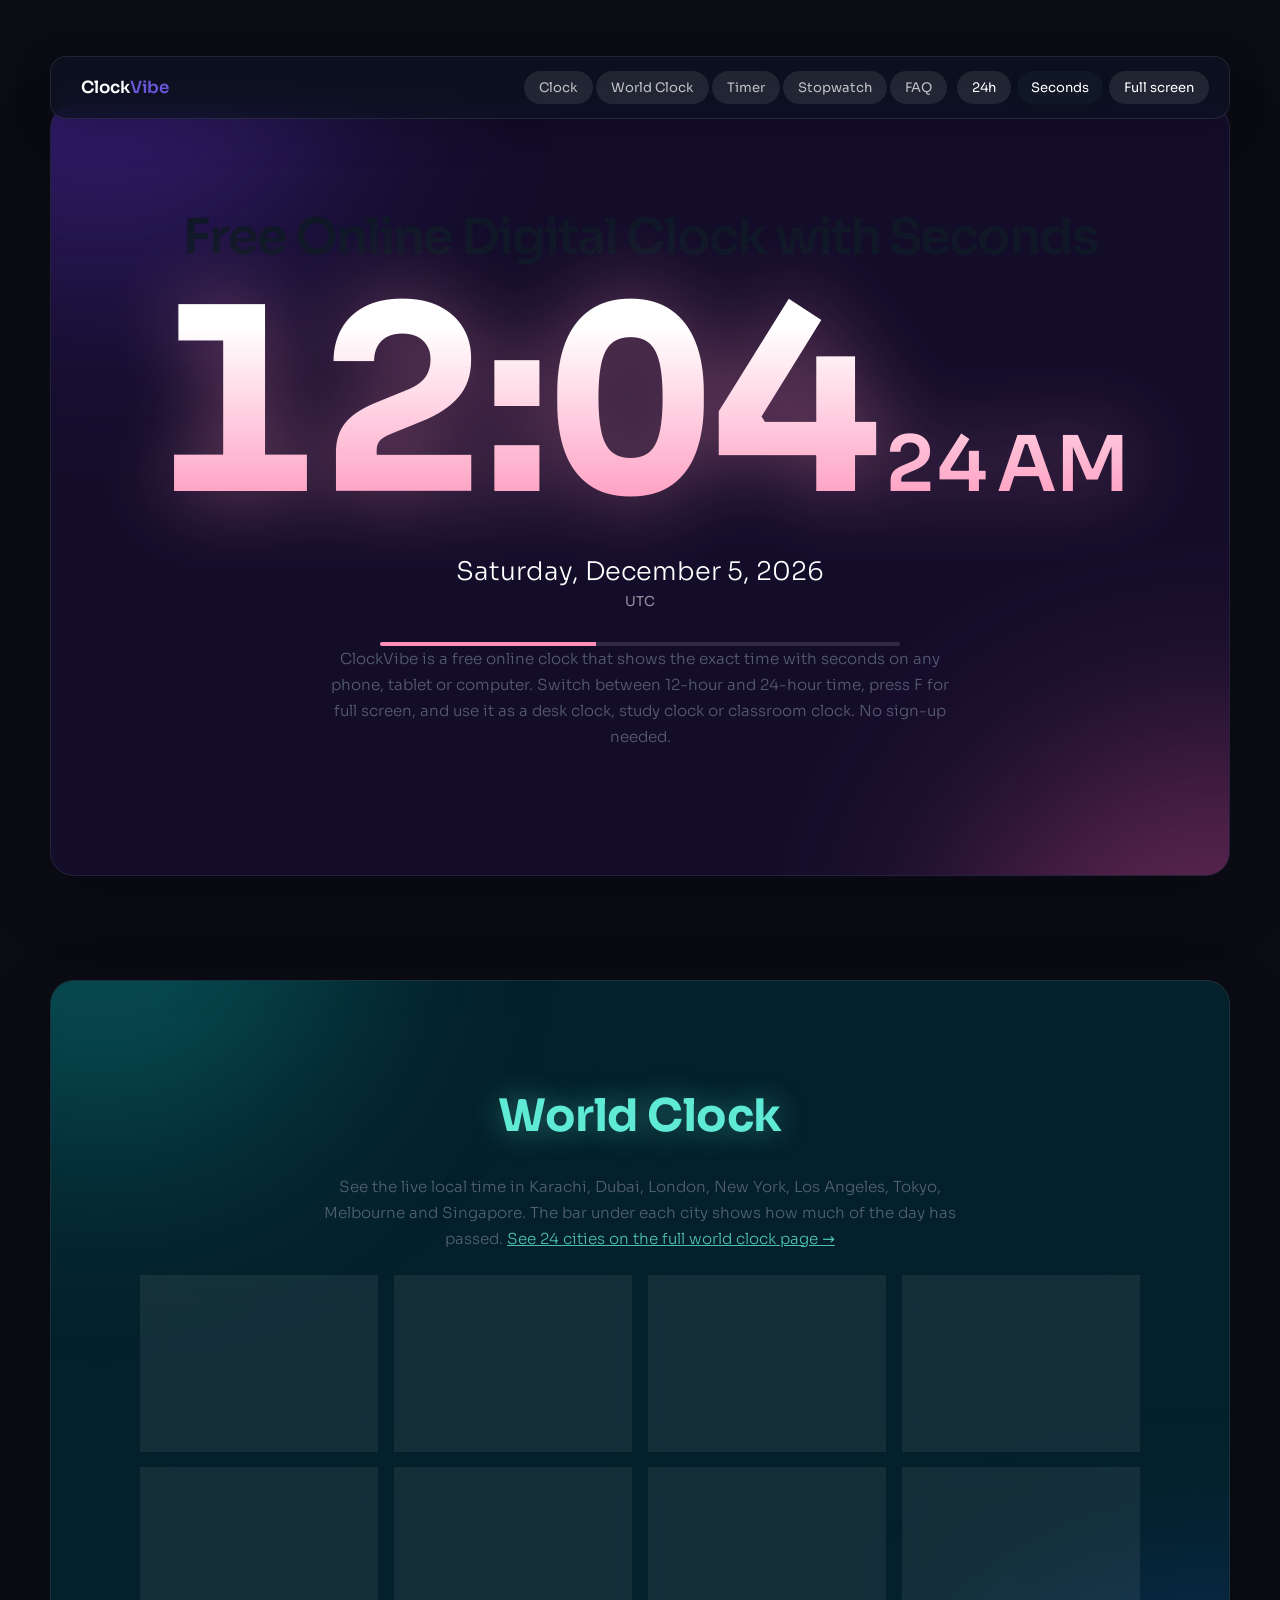
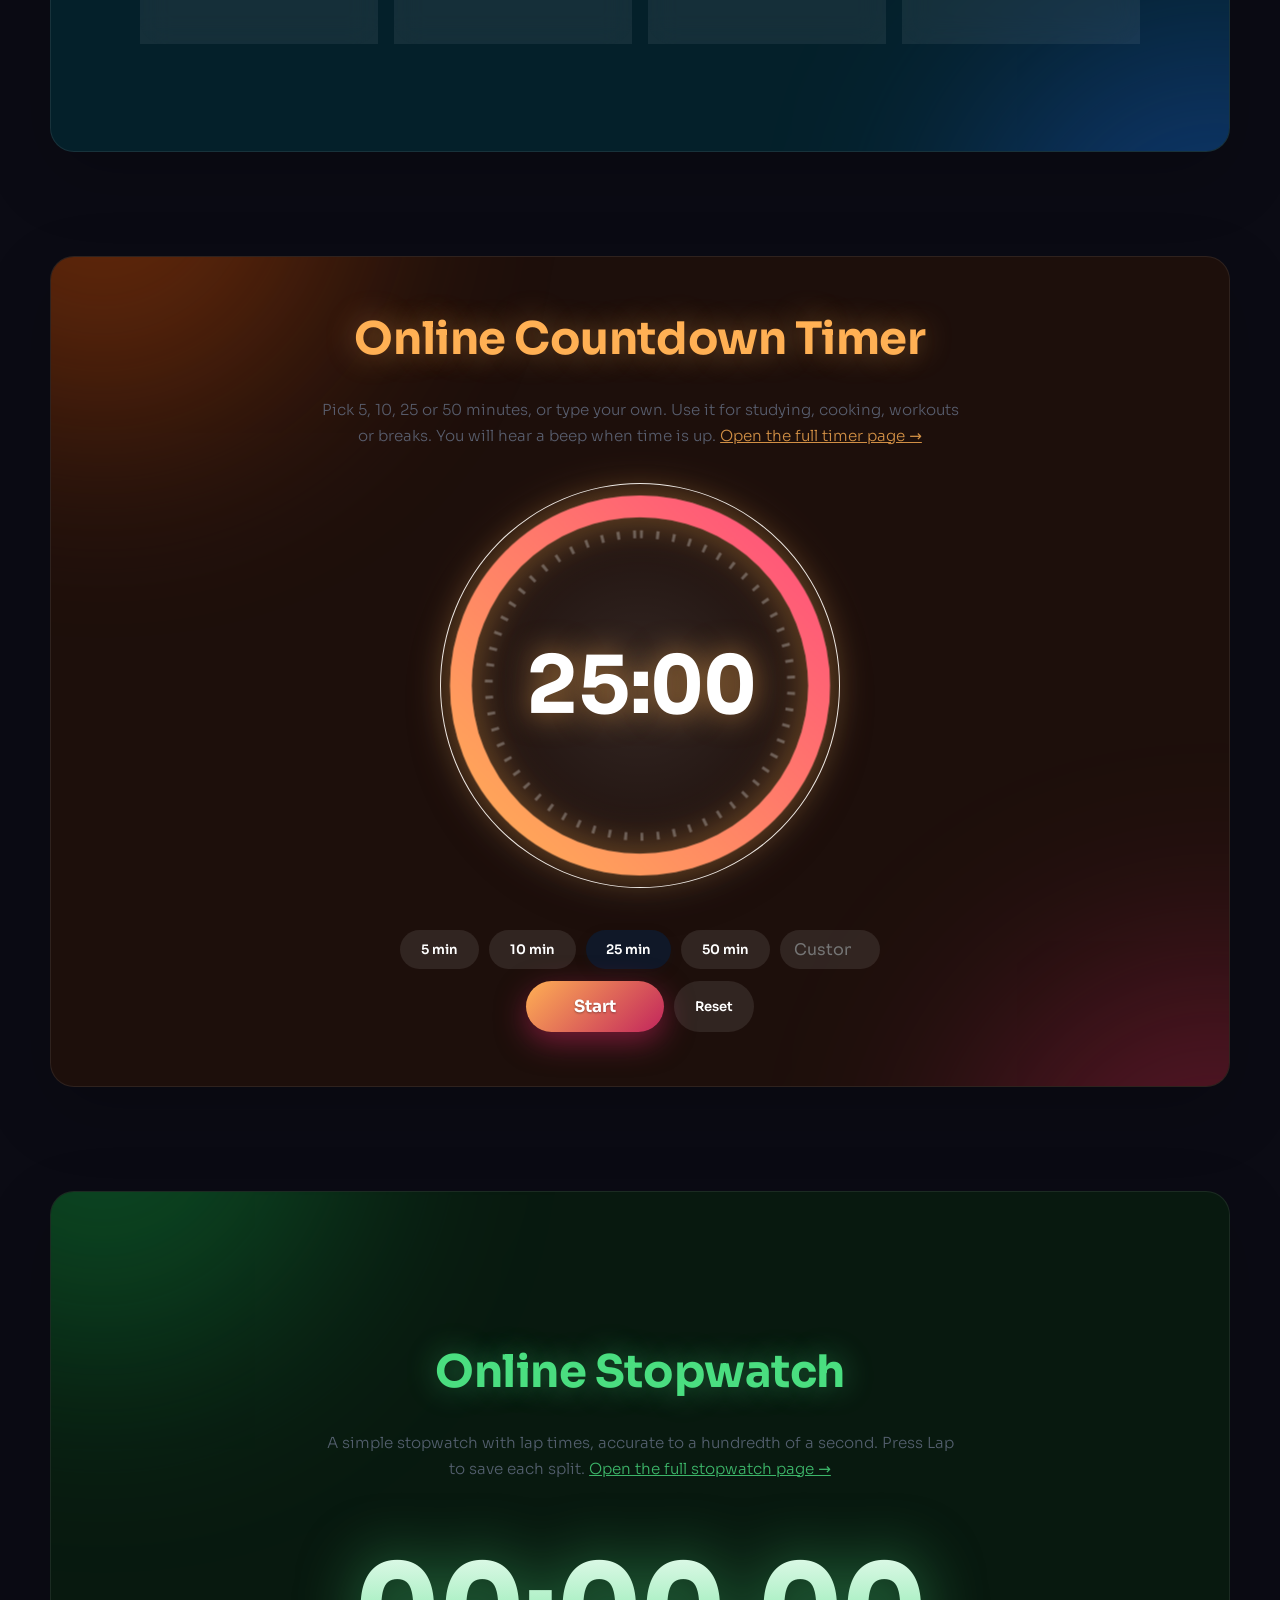
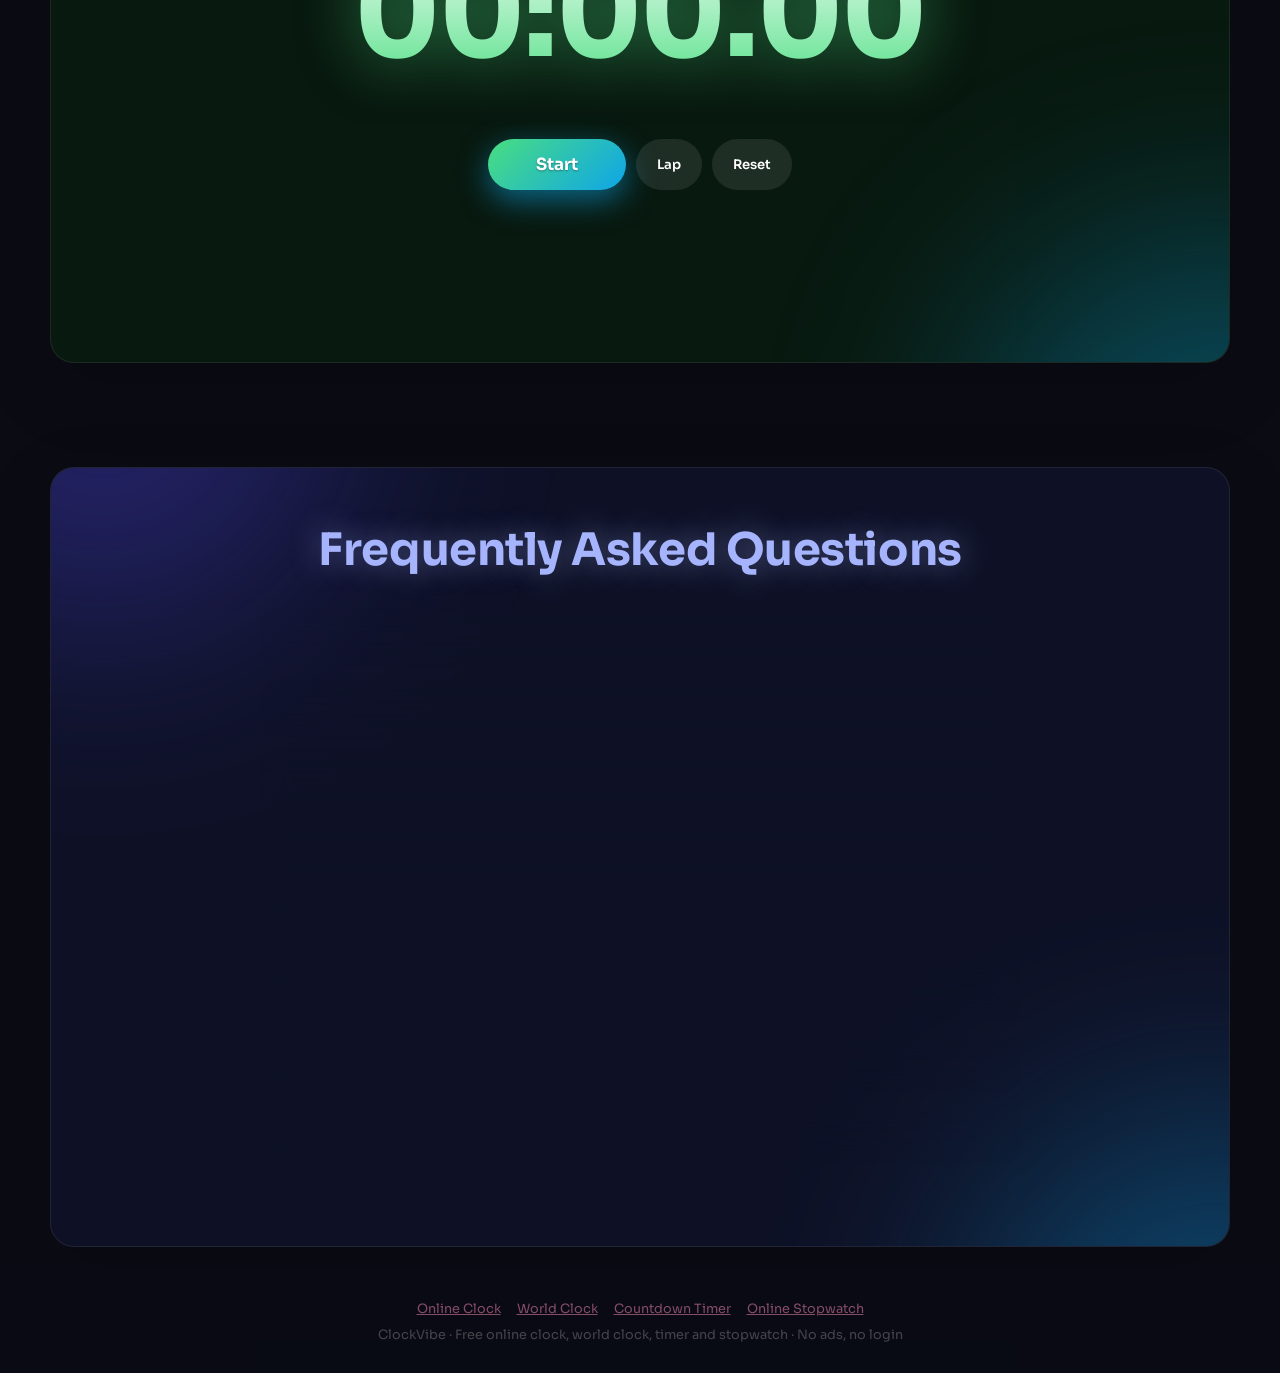
<file: index.html>
<!doctype html>
<html lang="en">
<head>
<meta charset="utf-8">
<meta name="viewport" content="width=device-width, initial-scale=1, viewport-fit=cover">
<title>Online Digital Clock with Seconds – Free | ClockVibe</title>
<meta name="description" content="Free online digital clock with seconds, full screen mode, world clock, countdown timer and stopwatch. Fast, beautiful, no ads and no login.">
<meta name="keywords" content="online clock, digital clock, clock with seconds, full screen clock, world clock, online timer, countdown timer, online stopwatch, time now">
<meta name="author" content="ClockVibe">
<meta name="robots" content="index, follow, max-image-preview:large">
<link rel="canonical" href="https://digialclockvibe.online/">
<link rel="icon" href="/favicon.svg" type="image/svg+xml">
<meta property="og:url" content="https://digialclockvibe.online/">
<meta property="og:locale" content="en_US">
<meta property="og:image" content="https://digialclockvibe.online/og-image.png">
<meta property="og:image:width" content="1200">
<meta property="og:image:height" content="630">
<meta name="twitter:image" content="https://digialclockvibe.online/og-image.png">
<meta name="theme-color" content="#140d2a">
<meta property="og:type" content="website">
<meta property="og:site_name" content="ClockVibe">
<meta property="og:title" content="ClockVibe – Online Digital Clock, World Clock, Timer & Stopwatch">
<meta property="og:description" content="A beautiful free online clock with seconds, world time, timer and stopwatch. No ads, no login.">
<meta name="twitter:card" content="summary_large_image">
<meta name="twitter:title" content="ClockVibe – Online Digital Clock, World Clock, Timer & Stopwatch">
<meta name="twitter:description" content="A beautiful free online clock with seconds, world time, timer and stopwatch.">
<script type="application/ld+json">
{
  "@context": "https://schema.org",
  "@graph": [
    {
      "@type": "WebSite",
      "name": "ClockVibe",
      "url": "https://digialclockvibe.online/"
    },
    {
      "@type": "Organization",
      "name": "ClockVibe",
      "url": "https://digialclockvibe.online/",
      "logo": "https://digialclockvibe.online/favicon.svg"
    },
    {
      "@type": "WebApplication",
      "name": "ClockVibe",
      "url": "https://digialclockvibe.online/",
      "applicationCategory": "UtilitiesApplication",
      "operatingSystem": "Any (web browser)",
      "description": "Free online digital clock with seconds, world clock, countdown timer and stopwatch.",
      "offers": {
        "@type": "Offer",
        "price": "0",
        "priceCurrency": "USD"
      }
    },
    {
      "@type": "FAQPage",
      "mainEntity": [
        {
          "@type": "Question",
          "name": "What is ClockVibe?",
          "acceptedAnswer": {
            "@type": "Answer",
            "text": "ClockVibe is a free online clock that shows the time with seconds, the time in cities around the world, a countdown timer and a stopwatch, all on one page."
          }
        },
        {
          "@type": "Question",
          "name": "Is ClockVibe free to use?",
          "acceptedAnswer": {
            "@type": "Answer",
            "text": "Yes. Every feature is free. There are no ads, no sign-up and nothing to install."
          }
        },
        {
          "@type": "Question",
          "name": "How do I make the clock full screen?",
          "acceptedAnswer": {
            "@type": "Answer",
            "text": "Press the Full screen button, press the F key, or double-click the clock."
          }
        },
        {
          "@type": "Question",
          "name": "How accurate is the time?",
          "acceptedAnswer": {
            "@type": "Answer",
            "text": "ClockVibe uses the clock of your device. Most phones and computers sync it automatically with internet time servers."
          }
        },
        {
          "@type": "Question",
          "name": "Does the timer make a sound when it ends?",
          "acceptedAnswer": {
            "@type": "Answer",
            "text": "Yes. The timer plays three short beeps when it reaches zero. Keep the tab open so the sound can play."
          }
        },
        {
          "@type": "Question",
          "name": "Which cities are in the world clock?",
          "acceptedAnswer": {
            "@type": "Answer",
            "text": "Karachi, Dubai, London, New York, Los Angeles, Tokyo, Melbourne and Singapore."
          }
        },
        {
          "@type": "Question",
          "name": "Can I use ClockVibe as a digital clock with seconds?",
          "acceptedAnswer": {
            "@type": "Answer",
            "text": "Yes. ClockVibe is a free online digital clock that displays hours, minutes and seconds. You can use it directly in your browser without installing any software."
          }
        },
        {
          "@type": "Question",
          "name": "Can I use ClockVibe on a full screen display?",
          "acceptedAnswer": {
            "@type": "Answer",
            "text": "Yes. You can display ClockVibe in full screen mode to use it as a large digital clock on your computer or laptop."
          }
        }
      ]
    }
  ]
}
</script><link rel="preconnect" href="https://fonts.googleapis.com">
<link rel="preconnect" href="https://fonts.gstatic.com" crossorigin>
<link href="https://fonts.googleapis.com/css2?family=Sora:wght@200;300;400;600&display=swap" rel="stylesheet">
<link rel="stylesheet" href="/assets/site.css">
<style>
:root{--fg:#fff;box-sizing:border-box}
*{box-sizing:inherit;margin:0}
html{scroll-behavior:smooth;scroll-padding-top:64px;scroll-snap-type:y proximity}
body{background:#0b0b14;color:var(--fg);font-family:Sora,system-ui,sans-serif;padding:env(safe-area-inset-top,0) env(safe-area-inset-right,0) env(safe-area-inset-bottom,0) env(safe-area-inset-left,0)}
header{position:fixed;top:0;left:0;right:0;z-index:5;display:flex;justify-content:space-between;align-items:center;gap:10px;flex-wrap:wrap;padding:12px 20px;background:rgba(10,10,20,.55);backdrop-filter:blur(16px);transition:opacity .5s}
.hide header{opacity:0}
.logo{font-weight:600;font-size:1.1rem}.logo i{font-style:normal;color:#ff8fb8}
nav,.tools{display:flex;gap:6px;flex-wrap:wrap}
a.n,button.chip{color:inherit;text-decoration:none;font:inherit;font-size:.82rem;background:rgba(255,255,255,.09);border:1px solid transparent;border-radius:999px;padding:7px 14px;cursor:pointer}
a.n:hover,button.chip:hover{background:rgba(255,255,255,.16)}
button.chip[aria-pressed=true]{border-color:#fff}
:focus-visible{outline:2px solid #fff;outline-offset:3px}
section{position:relative;min-height:100vh;display:flex;flex-direction:column;align-items:center;justify-content:center;text-align:center;padding:90px 20px 60px;overflow:hidden;background:var(--bg);scroll-snap-align:start;scroll-margin-top:0}
section::before,section::after{content:"";position:absolute;width:55vmax;height:55vmax;border-radius:50%;filter:blur(100px);opacity:.45;animation:drift 24s ease-in-out infinite alternate}
section::before{background:var(--b1);top:-25vmax;left:-15vmax}
section::after{background:var(--b2);bottom:-28vmax;right:-18vmax;animation-delay:-12s}
@keyframes drift{to{transform:translate(10vmax,6vmax) scale(1.15)}}
section>*{position:relative;z-index:1}
#clock{--bg:#140d2a;--ac:#ff8fb8;--b1:#6c3df0;--b2:#ff5fa2}
#world{--bg:#04202a;--ac:#5eead4;--b1:#0ea5a4;--b2:#2563eb}
#timer{--bg:#1d0f0b;--ac:#ffb054;--b1:#e8590c;--b2:#c2255c}
#stopwatch{--bg:#08190f;--ac:#4ade80;--b1:#16a34a;--b2:#0ea5e9}
h2{font-weight:700;font-size:clamp(1.8rem,4vw,2.8rem);letter-spacing:-.01em;color:var(--ac);margin-bottom:30px;text-shadow:0 0 30px color-mix(in srgb,var(--ac) 45%,transparent)}
.big{font-weight:700;font-size:clamp(4.2rem,20vw,16rem);line-height:1;letter-spacing:-.03em;font-variant-numeric:tabular-nums;background:linear-gradient(180deg,#fff 20%,var(--ac));-webkit-background-clip:text;background-clip:text;color:transparent;filter:drop-shadow(0 0 40px color-mix(in srgb,var(--ac) 45%,transparent))}
.big small{font-size:.3em;font-weight:600;letter-spacing:0;margin-left:.12em}
.date{margin-top:1.4rem;font-size:clamp(1rem,2.4vw,1.6rem);font-weight:300}
.zone{margin-top:.4rem;font-size:.85rem;opacity:.55}
.bar{width:min(520px,80vw);height:4px;border-radius:4px;background:rgba(255,255,255,.12);margin-top:2rem;overflow:hidden}
.bar i{display:block;height:100%;background:var(--ac);width:0}
.grid{display:grid;grid-template-columns:repeat(auto-fit,minmax(230px,1fr));gap:16px;width:min(1000px,100%)}
.card{text-align:left;background:rgba(255,255,255,.07);border:1px solid rgba(255,255,255,.08);border-radius:24px;padding:22px;backdrop-filter:blur(14px)}
.card b{font-weight:400;opacity:.75;display:flex;justify-content:space-between}
.card span{display:block;font-size:2.6rem;font-weight:200;margin:8px 0 2px;font-variant-numeric:tabular-nums}
.card em{font-style:normal;font-size:.78rem;opacity:.55}
.card .bar{width:100%;margin-top:14px;height:3px}
.ring{position:relative;width:min(80vw,400px);aspect-ratio:1;margin-bottom:30px;border-radius:50%;background:radial-gradient(circle,rgba(255,255,255,.1),transparent 70%)}
.ring svg{width:100%;height:100%;transform:rotate(-90deg);filter:drop-shadow(0 0 18px color-mix(in srgb,var(--ac) 50%,transparent))}
.ring circle{fill:none;stroke-width:11;stroke-linecap:round}
.ring .k{stroke:rgba(255,255,255,.28);stroke-width:4;stroke-linecap:butt;stroke-dasharray:1.5 6.67}
.ring .t{stroke:rgba(255,255,255,.12)}.ring .p{stroke:url(#tg)}
.ring div{position:absolute;inset:0;display:grid;place-items:center;font-size:clamp(3rem,12vw,5rem);font-weight:700;letter-spacing:-.02em;color:#fff;text-shadow:0 0 30px color-mix(in srgb,var(--ac) 60%,transparent);font-variant-numeric:tabular-nums}
.sw{font-size:clamp(3rem,13vw,8rem);font-weight:700;letter-spacing:-.02em;font-variant-numeric:tabular-nums;background:linear-gradient(180deg,#fff,var(--ac));-webkit-background-clip:text;background-clip:text;color:transparent;filter:drop-shadow(0 0 30px color-mix(in srgb,var(--ac) 55%,transparent));padding:10px 36px;margin-bottom:24px}
.row{display:flex;gap:10px;justify-content:center;flex-wrap:wrap;margin-top:12px}
.go{background:linear-gradient(135deg,var(--ac),var(--b2));color:#fff;text-shadow:0 1px 2px rgba(0,0,0,.35);border:0;border-radius:999px;padding:15px 48px;font:inherit;font-size:1.05rem;font-weight:700;cursor:pointer;box-shadow:0 10px 30px color-mix(in srgb,var(--b2) 55%,transparent);transition:transform .2s}
.go:hover{transform:translateY(-2px) scale(1.03)}
.row .chip{font-weight:600;padding:10px 20px}
@media(prefers-reduced-motion:no-preference){.ring.on svg{animation:pulse 2s ease-in-out infinite}}
@keyframes pulse{50%{transform:rotate(-90deg) scale(1.03)}}
.row input{width:100px;background:rgba(255,255,255,.09);border:0;border-radius:999px;padding:8px 14px;color:inherit;font:inherit;text-align:center}
ol{list-style:none;padding:0;margin-top:20px;max-height:170px;overflow:auto;width:min(340px,100%);font-variant-numeric:tabular-nums;font-weight:300}
li{display:flex;justify-content:space-between;padding:8px 4px;border-bottom:1px solid rgba(255,255,255,.1)}
.h1{font-size:clamp(1rem,2.4vw,1.4rem);font-weight:600;color:var(--ac);margin-bottom:1rem}
.lead{max-width:640px;margin:-14px auto 28px;font-size:.95rem;line-height:1.7;font-weight:300;opacity:.8}
#faq{--bg:#0e1126;--ac:#a5b4fc;--b1:#4f46e5;--b2:#0ea5e9;min-height:auto;padding-bottom:90px}
.faqs{width:min(760px,100%);text-align:left}
details{background:rgba(255,255,255,.07);border:1px solid rgba(255,255,255,.08);border-radius:18px;padding:18px 22px;margin-bottom:12px;backdrop-filter:blur(14px)}
summary{cursor:pointer;font-weight:600;font-size:1.05rem}
details p{margin-top:12px;line-height:1.7;opacity:.8;font-weight:300}
footer{padding:30px;text-align:center;font-size:.8rem;opacity:.5;background:#0b0b14}
header .logo a{color:inherit;text-decoration:none}
@media(max-width:600px){nav{display:none}}
@media(prefers-reduced-motion:reduce){section::before,section::after{animation:none}html{scroll-behavior:auto}}
</style>
</head>
<body>
<header>
 <div class="logo"><a href="/" style="color:inherit;text-decoration:none">Clock<i>Vibe</i></a></div>
 <nav><a class="n" href="#clock">Clock</a><a class="n" href="/world-clock/">World Clock</a><a class="n" href="/timer/">Timer</a><a class="n" href="/stopwatch/">Stopwatch</a><a class="n" href="#faq">FAQ</a></nav>
 <div class="tools"><button class="chip" id="b24" aria-pressed="false">24h</button><button class="chip" id="bsec" aria-pressed="true">Seconds</button><button class="chip" id="bfs">Full screen</button></div>
</header>

<section id="clock" aria-labelledby="h1">
 <h1 class="h1" id="h1">Free Online Digital Clock with Seconds</h1>
 <div class="big"><span id="hm">00:00</span><small id="ss">00</small><small id="ap"></small></div>
 <div class="date" id="date"></div><div class="zone" id="zone"></div>
 <div class="bar" aria-hidden="true"><i id="mbar"></i></div>
 <p class="lead" style="margin:1.6rem auto 0">ClockVibe is a free online clock that shows the exact time with seconds on any phone, tablet or computer. Switch between 12-hour and 24-hour time, press F for full screen, and use it as a desk clock, study clock or classroom clock. No sign-up needed.</p>
</section>

<section id="world">
 <h2>World Clock</h2>
 <p class="lead">See the live local time in Karachi, Dubai, London, New York, Los Angeles, Tokyo, Melbourne and Singapore. The bar under each city shows how much of the day has passed. <a href="/world-clock/" style="color:#5eead4">See 24 cities on the full world clock page →</a></p>
 <div class="grid" id="wgrid"></div>
</section>

<section id="timer">
 <h2>Online Countdown Timer</h2>
 <p class="lead">Pick 5, 10, 25 or 50 minutes, or type your own. Use it for studying, cooking, workouts or breaks. You will hear a beep when time is up. <a href="/timer/" style="color:#ffb054">Open the full timer page →</a></p>
 <div class="ring"><svg viewBox="0 0 200 200"><defs><linearGradient id="tg" x1="0" y1="0" x2="1" y2="1"><stop offset="0" stop-color="#ffb054"/><stop offset="1" stop-color="#ff4d7d"/></linearGradient></defs><circle class="k" cx="100" cy="100" r="76"/><circle class="t" cx="100" cy="100" r="90"/><circle class="p" id="pr" cx="100" cy="100" r="90" stroke-dasharray="565.5" stroke-dashoffset="0"/></svg><div id="tt">25:00</div></div>
 <div class="row" id="presets"><button class="chip" data-m="5">5 min</button><button class="chip" data-m="10">10 min</button><button class="chip" data-m="25" aria-pressed="true">25 min</button><button class="chip" data-m="50">50 min</button><input id="cm" type="number" min="1" max="999" placeholder="Custom" aria-label="Custom minutes"></div>
 <div class="row"><button class="go" id="tgo">Start</button><button class="chip" id="trs">Reset</button></div>
</section>

<section id="stopwatch">
 <h2>Online Stopwatch</h2>
 <p class="lead">A simple stopwatch with lap times, accurate to a hundredth of a second. Press Lap to save each split. <a href="/stopwatch/" style="color:#4ade80">Open the full stopwatch page →</a></p>
 <div class="sw" id="swt">00:00.00</div>
 <div class="row"><button class="go" id="swgo">Start</button><button class="chip" id="swlap">Lap</button><button class="chip" id="swrs">Reset</button></div>
 <ol id="laps"></ol>
</section>

<section id="faq" aria-labelledby="fh">
 <h2 id="fh">Frequently Asked Questions</h2>
 <div class="faqs">
  <details><summary>What is ClockVibe?</summary><p>ClockVibe is a free online clock that shows the time with seconds, the time in cities around the world, a countdown timer and a stopwatch, all on one page.</p></details>
  <details><summary>Is ClockVibe free to use?</summary><p>Yes. Every feature is free. There are no ads, no sign-up and nothing to install.</p></details>
  <details><summary>How do I make the clock full screen?</summary><p>Press the Full screen button, press the F key, or double-click the clock. The menu hides after a few seconds so only the time is visible.</p></details>
  <details><summary>How accurate is the time?</summary><p>ClockVibe uses the clock of your device. Most phones and computers sync it automatically with internet time servers, so it is normally accurate to a fraction of a second.</p></details>
  <details><summary>Does the timer make a sound when it ends?</summary><p>Yes. The timer plays three short beeps when it reaches zero. Keep the tab open so the sound can play.</p></details>
  <details><summary>Which cities are in the world clock?</summary><p>Karachi, Dubai, London, New York, Los Angeles, Tokyo, Melbourne and Singapore. Each card shows the local time, the date and whether it is day or night.</p></details>
 <details>
<summary>Can I use ClockVibe as a digital clock with seconds?</summary>
<p>Yes. ClockVibe is a free online digital clock that displays hours, minutes and seconds. You can use it directly in your browser without installing any software.</p>
</details>

<details>
<summary>Can I use ClockVibe on a full screen display?</summary>
<p>Yes. You can display ClockVibe in full screen mode to use it as a large digital clock on your computer or laptop.</p>
</details>
</div>
</section>

<script>
const $=s=>document.querySelector(s),$$=s=>[...document.querySelectorAll(s)],pad=n=>String(n).padStart(2,'0');
let S={h24:false,sec:true};
try{Object.assign(S,JSON.parse(localStorage.cv2||'{}'))}catch(e){}
const save=()=>{try{localStorage.cv2=JSON.stringify(S)}catch(e){}};
function ui(){$('#b24').setAttribute('aria-pressed',S.h24);$('#bsec').setAttribute('aria-pressed',S.sec);$('#ss').style.display=S.sec?'':'none'}
$('#b24').onclick=()=>{S.h24=!S.h24;save();ui()};
$('#bsec').onclick=()=>{S.sec=!S.sec;save();ui()};

const fs=async()=>{try{if(document.fullscreenElement)await document.exitFullscreen();else{await $('#clock').requestFullscreen();navigator.wakeLock&&navigator.wakeLock.request('screen').catch(()=>{})}}catch(e){}};
$('#bfs').onclick=fs;$('#clock').ondblclick=fs;
addEventListener('keydown',e=>{if(e.key==='f'&&!/INPUT/.test(e.target.tagName))fs()});
let idle;const wake=()=>{document.body.classList.remove('hide');clearTimeout(idle);idle=setTimeout(()=>document.fullscreenElement&&document.body.classList.add('hide'),4000)};
['mousemove','touchstart','keydown'].forEach(v=>addEventListener(v,wake));

const CITIES=[['Karachi','Asia/Karachi'],['Dubai','Asia/Dubai'],['London','Europe/London'],['New York','America/New_York'],['Los Angeles','America/Los_Angeles'],['Tokyo','Asia/Tokyo'],['Melbourne','Australia/Melbourne'],['Singapore','Asia/Singapore']];
$('#wgrid').innerHTML=CITIES.map(([n],i)=>`<div class="card"><b>${n}<q id="wi${i}" style="quotes:none"></q></b><span id="w${i}"></span><em id="wd${i}"></em><div class="bar"><i id="wb${i}"></i></div></div>`).join('');

const C=565.5;let T={total:1500,left:1500,run:false,end:0};
const setT=m=>{T={total:m*60,left:m*60,run:false,end:0};$('#tgo').textContent='Start'};
$$('#presets [data-m]').forEach(b=>b.onclick=()=>{$$('#presets [data-m]').forEach(x=>x.removeAttribute('aria-pressed'));b.setAttribute('aria-pressed','true');$('#cm').value='';setT(+b.dataset.m)});
$('#cm').oninput=e=>{const m=+e.target.value;if(m>0){$$('#presets [data-m]').forEach(x=>x.removeAttribute('aria-pressed'));setT(m)}};
$('#tgo').onclick=()=>{if(T.left<=0)setT(T.total/60);T.run=!T.run;if(T.run)T.end=Date.now()+T.left*1000;$('#tgo').textContent=T.run?'Pause':'Start'};
$('#trs').onclick=()=>setT(T.total/60);
function beep(){try{const a=new AudioContext();[0,.35,.7].forEach(t=>{const o=a.createOscillator(),g=a.createGain();o.frequency.value=880;o.connect(g);g.connect(a.destination);g.gain.setValueAtTime(.2,a.currentTime+t);g.gain.exponentialRampToValueAtTime(.001,a.currentTime+t+.3);o.start(a.currentTime+t);o.stop(a.currentTime+t+.3)})}catch(e){}}

let W={t:0,run:false,s:0},lastLap=0;
const el=()=>W.t+(W.run?Date.now()-W.s:0);
const fmt=e=>pad(Math.floor(e/60000))+':'+pad(Math.floor(e/1000)%60)+'.'+pad(Math.floor(e/10)%100);
$('#swgo').onclick=()=>{if(W.run)W.t+=Date.now()-W.s;else W.s=Date.now();W.run=!W.run;$('#swgo').textContent=W.run?'Stop':'Start'};
$('#swlap').onclick=()=>{const e=el();if(!e)return;const li=document.createElement('li');li.innerHTML=`<span>Lap ${$('#laps').children.length+1}</span><span>${fmt(e-lastLap)}</span>`;lastLap=e;$('#laps').prepend(li)};
$('#swrs').onclick=()=>{W={t:0,run:false,s:0};lastLap=0;$('#laps').innerHTML='';$('#swgo').textContent='Start'};

function tick(){
 const d=new Date();let h=d.getHours();const ap=h>=12?'PM':'AM';if(!S.h24)h=h%12||12;
 const hm=pad(h)+':'+pad(d.getMinutes());
 $('#hm').textContent=hm;$('#ss').textContent=pad(d.getSeconds());$('#ap').textContent=S.h24?'':ap;
 $('#mbar').style.width=((d.getSeconds()*1000+d.getMilliseconds())/600)+'%';
 $('#date').textContent=d.toLocaleDateString(undefined,{weekday:'long',day:'numeric',month:'long',year:'numeric'});
 $('#zone').textContent=Intl.DateTimeFormat().resolvedOptions().timeZone.replace('_',' ');
 CITIES.forEach(([n,z],i)=>{
  const p=Object.fromEntries(new Intl.DateTimeFormat('en-GB',{timeZone:z,hour:'numeric',minute:'numeric',hour12:false}).formatToParts(d).map(x=>[x.type,x.value]));
  const H=+p.hour%24,M=+p.minute;
  $('#w'+i).textContent=d.toLocaleTimeString('en-US',{timeZone:z,hour:S.h24?'2-digit':'numeric',minute:'2-digit',hour12:!S.h24});
  $('#wd'+i).textContent=d.toLocaleDateString('en-GB',{timeZone:z,weekday:'long',day:'numeric',month:'short'});
  $('#wi'+i).textContent=H>=6&&H<18?'☀️':'🌙';
  $('#wb'+i).style.width=((H*60+M)/14.4)+'%';
 });
 if(T.run){T.left=Math.max(0,(T.end-Date.now())/1000);if(!T.left){T.run=false;$('#tgo').textContent='Restart';beep()}}
 const L=Math.ceil(T.left);$('#tt').textContent=pad(Math.floor(L/60))+':'+pad(L%60);
 $('#pr').style.strokeDashoffset=C*(1-T.left/T.total);$('.ring').classList.toggle('on',T.run);
 $('#swt').textContent=fmt(el());
 document.title=T.run?$('#tt').textContent+' - ClockVibe':'Online Digital Clock with Seconds | ClockVibe';
}
ui();tick();setInterval(tick,50);
</script>

<footer><nav style="display:flex;justify-content:center;gap:16px;margin-bottom:10px"><a href="/" style="color:#ff8fb8">Online Clock</a><a href="/world-clock/" style="color:#ff8fb8">World Clock</a><a href="/timer/" style="color:#ff8fb8">Countdown Timer</a><a href="/stopwatch/" style="color:#ff8fb8">Online Stopwatch</a></nav>ClockVibe · Free online clock, world clock, timer and stopwatch · No ads, no login</footer>
</body>
</html>
</file>
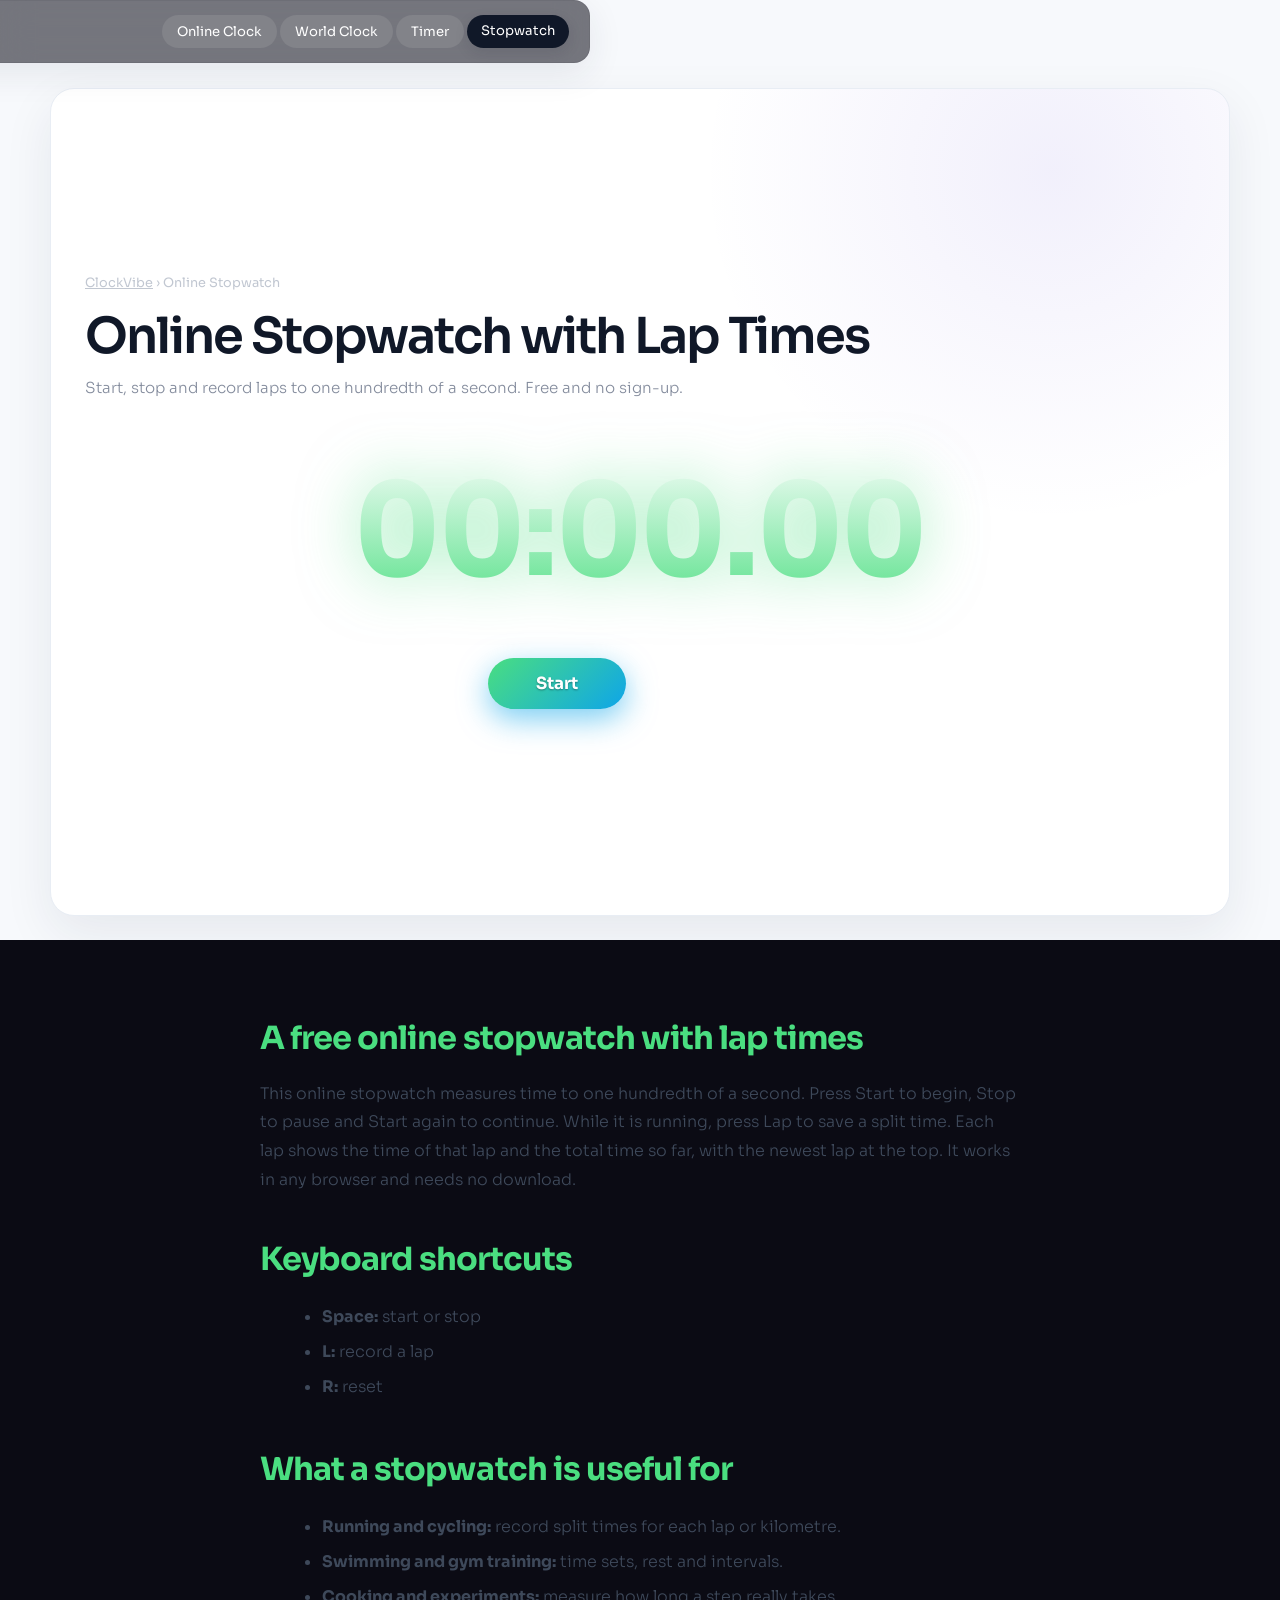
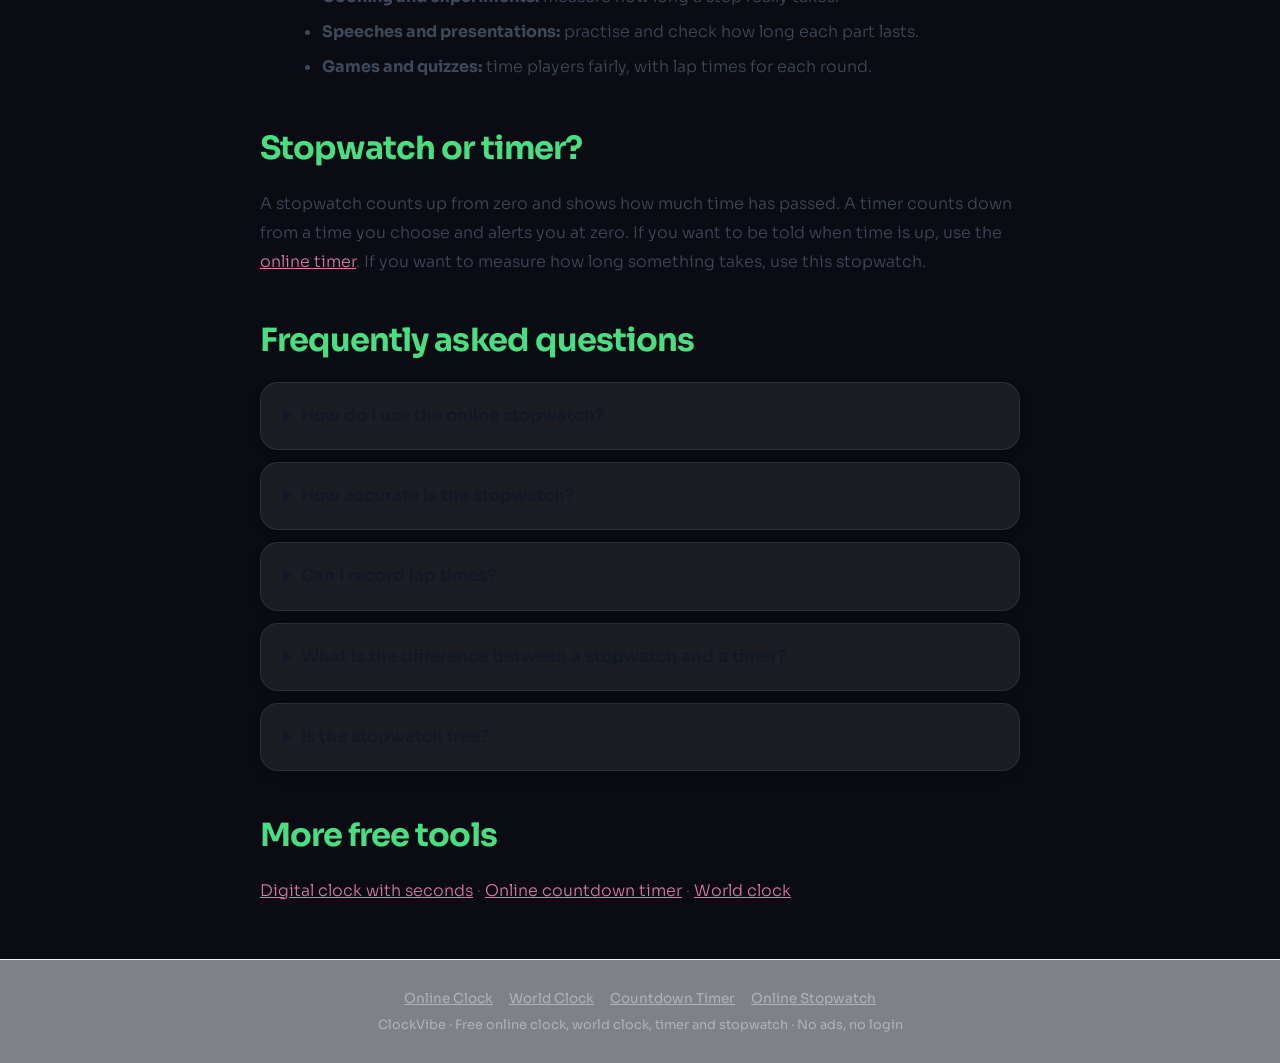
<file: stopwatch/index.html>
<!doctype html>
<html lang="en">
<head>
<meta charset="utf-8">
<meta name="viewport" content="width=device-width, initial-scale=1, viewport-fit=cover">
<title>Online Stopwatch with Lap Times – Free | ClockVibe</title>
<meta name="description" content="Free online stopwatch with lap times, accurate to 0.01 second. Start, stop, lap and reset with one click or keyboard. No ads, no sign-up.">
<meta name="keywords" content="online stopwatch, free stopwatch, stopwatch with lap times, lap timer, split timer, digital stopwatch">
<meta name="author" content="ClockVibe">
<meta name="robots" content="index, follow, max-image-preview:large">
<link rel="canonical" href="https://digialclockvibe.online/stopwatch/">
<link rel="icon" href="/favicon.svg" type="image/svg+xml">
<meta name="theme-color" content="#140d2a">
<meta property="og:type" content="website">
<meta property="og:site_name" content="ClockVibe">
<meta property="og:locale" content="en_US">
<meta property="og:url" content="https://digialclockvibe.online/stopwatch/">
<meta property="og:title" content="Online Stopwatch with Lap Times – Free | ClockVibe">
<meta property="og:description" content="Free online stopwatch with lap times, accurate to 0.01 second. Start, stop, lap and reset with one click or keyboard. No ads, no sign-up.">
<meta property="og:image" content="https://digialclockvibe.online/og-image.png">
<meta property="og:image:width" content="1200">
<meta property="og:image:height" content="630">
<meta name="twitter:card" content="summary_large_image">
<meta name="twitter:title" content="Online Stopwatch with Lap Times – Free | ClockVibe">
<meta name="twitter:description" content="Free online stopwatch with lap times, accurate to 0.01 second. Start, stop, lap and reset with one click or keyboard. No ads, no sign-up.">
<meta name="twitter:image" content="https://digialclockvibe.online/og-image.png">
<script type="application/ld+json">{"@context": "https://schema.org", "@graph": [{"@type": "WebApplication", "name": "Online Stopwatch", "url": "https://digialclockvibe.online/stopwatch/", "applicationCategory": "UtilitiesApplication", "operatingSystem": "Any (web browser)", "description": "Free online stopwatch with lap times, accurate to 0.01 second. Start, stop, lap and reset with one click or keyboard. No ads, no sign-up.", "offers": {"@type": "Offer", "price": "0", "priceCurrency": "USD"}}, {"@type": "BreadcrumbList", "itemListElement": [{"@type": "ListItem", "position": 1, "name": "ClockVibe", "item": "https://digialclockvibe.online/"}, {"@type": "ListItem", "position": 2, "name": "Online Stopwatch", "item": "https://digialclockvibe.online/stopwatch/"}]}, {"@type": "FAQPage", "mainEntity": [{"@type": "Question", "name": "How do I use the online stopwatch?", "acceptedAnswer": {"@type": "Answer", "text": "Press Start to begin timing, Lap to save a split time, Stop to pause and Reset to clear everything. You can also use the Space, L and R keys."}}, {"@type": "Question", "name": "How accurate is the stopwatch?", "acceptedAnswer": {"@type": "Answer", "text": "It shows hundredths of a second and uses your device clock, so it stays accurate even if the page is busy."}}, {"@type": "Question", "name": "Can I record lap times?", "acceptedAnswer": {"@type": "Answer", "text": "Yes. Press Lap while the stopwatch is running. Each lap shows its own time and the total time, and the newest lap appears first."}}, {"@type": "Question", "name": "What is the difference between a stopwatch and a timer?", "acceptedAnswer": {"@type": "Answer", "text": "A stopwatch counts up to measure elapsed time. A timer counts down and alerts you when it reaches zero."}}, {"@type": "Question", "name": "Is the stopwatch free?", "acceptedAnswer": {"@type": "Answer", "text": "Yes. It is free, has no ads and does not need a sign-up."}}]}]}</script>
<link rel="preconnect" href="https://fonts.googleapis.com">
<link rel="preconnect" href="https://fonts.gstatic.com" crossorigin>
<link href="https://fonts.googleapis.com/css2?family=Sora:wght@200;300;400;600;700&display=swap" rel="stylesheet">
<link rel="preload" href="/assets/site.css" as="style">
<link rel="stylesheet" href="/assets/site.css">
<style>
:root{--fg:#fff;box-sizing:border-box}
*{box-sizing:inherit;margin:0}
html{scroll-behavior:smooth;scroll-padding-top:64px;scroll-snap-type:y proximity}
body{background:#0b0b14;color:var(--fg);font-family:Sora,system-ui,sans-serif;padding:env(safe-area-inset-top,0) env(safe-area-inset-right,0) env(safe-area-inset-bottom,0) env(safe-area-inset-left,0)}
header{position:fixed;top:0;left:0;right:0;z-index:5;display:flex;justify-content:space-between;align-items:center;gap:10px;flex-wrap:wrap;padding:12px 20px;background:rgba(10,10,20,.55);backdrop-filter:blur(16px);transition:opacity .5s}
.hide header{opacity:0}
.logo{font-weight:600;font-size:1.1rem}.logo i{font-style:normal;color:#ff8fb8}
nav,.tools{display:flex;gap:6px;flex-wrap:wrap}
a.n,button.chip{color:inherit;text-decoration:none;font:inherit;font-size:.82rem;background:rgba(255,255,255,.09);border:1px solid transparent;border-radius:999px;padding:7px 14px;cursor:pointer}
a.n:hover,button.chip:hover{background:rgba(255,255,255,.16)}
button.chip[aria-pressed=true]{border-color:#fff}
:focus-visible{outline:2px solid #fff;outline-offset:3px}
section{position:relative;min-height:100vh;display:flex;flex-direction:column;align-items:center;justify-content:center;text-align:center;padding:90px 20px 60px;overflow:hidden;background:var(--bg);scroll-snap-align:start;scroll-margin-top:0}
section::before,section::after{content:"";position:absolute;width:55vmax;height:55vmax;border-radius:50%;filter:blur(100px);opacity:.45;animation:drift 24s ease-in-out infinite alternate}
section::before{background:var(--b1);top:-25vmax;left:-15vmax}
section::after{background:var(--b2);bottom:-28vmax;right:-18vmax;animation-delay:-12s}
@keyframes drift{to{transform:translate(10vmax,6vmax) scale(1.15)}}
section>*{position:relative;z-index:1}
#clock{--bg:#140d2a;--ac:#ff8fb8;--b1:#6c3df0;--b2:#ff5fa2}
#world{--bg:#04202a;--ac:#5eead4;--b1:#0ea5a4;--b2:#2563eb}
#timer{--bg:#1d0f0b;--ac:#ffb054;--b1:#e8590c;--b2:#c2255c}
#stopwatch{--bg:#08190f;--ac:#4ade80;--b1:#16a34a;--b2:#0ea5e9}
h2{font-weight:700;font-size:clamp(1.8rem,4vw,2.8rem);letter-spacing:-.01em;color:var(--ac);margin-bottom:30px;text-shadow:0 0 30px color-mix(in srgb,var(--ac) 45%,transparent)}
.big{font-weight:700;font-size:clamp(4.2rem,20vw,16rem);line-height:1;letter-spacing:-.03em;font-variant-numeric:tabular-nums;background:linear-gradient(180deg,#fff 20%,var(--ac));-webkit-background-clip:text;background-clip:text;color:transparent;filter:drop-shadow(0 0 40px color-mix(in srgb,var(--ac) 45%,transparent))}
.big small{font-size:.3em;font-weight:600;letter-spacing:0;margin-left:.12em}
.date{margin-top:1.4rem;font-size:clamp(1rem,2.4vw,1.6rem);font-weight:300}
.zone{margin-top:.4rem;font-size:.85rem;opacity:.55}
.bar{width:min(520px,80vw);height:4px;border-radius:4px;background:rgba(255,255,255,.12);margin-top:2rem;overflow:hidden}
.bar i{display:block;height:100%;background:var(--ac);width:0}
.grid{display:grid;grid-template-columns:repeat(auto-fit,minmax(230px,1fr));gap:16px;width:min(1000px,100%)}
.card{text-align:left;background:rgba(255,255,255,.07);border:1px solid rgba(255,255,255,.08);border-radius:24px;padding:22px;backdrop-filter:blur(14px)}
.card b{font-weight:400;opacity:.75;display:flex;justify-content:space-between}
.card span{display:block;font-size:2.6rem;font-weight:200;margin:8px 0 2px;font-variant-numeric:tabular-nums}
.card em{font-style:normal;font-size:.78rem;opacity:.55}
.card .bar{width:100%;margin-top:14px;height:3px}
.ring{position:relative;width:min(80vw,400px);aspect-ratio:1;margin-bottom:30px;border-radius:50%;background:radial-gradient(circle,rgba(255,255,255,.1),transparent 70%)}
.ring svg{width:100%;height:100%;transform:rotate(-90deg);filter:drop-shadow(0 0 18px color-mix(in srgb,var(--ac) 50%,transparent))}
.ring circle{fill:none;stroke-width:11;stroke-linecap:round}
.ring .k{stroke:rgba(255,255,255,.28);stroke-width:4;stroke-linecap:butt;stroke-dasharray:1.5 6.67}
.ring .t{stroke:rgba(255,255,255,.12)}.ring .p{stroke:url(#tg)}
.ring div{position:absolute;inset:0;display:grid;place-items:center;font-size:clamp(3rem,12vw,5rem);font-weight:700;letter-spacing:-.02em;color:#fff;text-shadow:0 0 30px color-mix(in srgb,var(--ac) 60%,transparent);font-variant-numeric:tabular-nums}
.sw{font-size:clamp(3rem,13vw,8rem);font-weight:700;letter-spacing:-.02em;font-variant-numeric:tabular-nums;background:linear-gradient(180deg,#fff,var(--ac));-webkit-background-clip:text;background-clip:text;color:transparent;filter:drop-shadow(0 0 30px color-mix(in srgb,var(--ac) 55%,transparent));padding:10px 36px;margin-bottom:24px}
.row{display:flex;gap:10px;justify-content:center;flex-wrap:wrap;margin-top:12px}
.go{background:linear-gradient(135deg,var(--ac),var(--b2));color:#fff;text-shadow:0 1px 2px rgba(0,0,0,.35);border:0;border-radius:999px;padding:15px 48px;font:inherit;font-size:1.05rem;font-weight:700;cursor:pointer;box-shadow:0 10px 30px color-mix(in srgb,var(--b2) 55%,transparent);transition:transform .2s}
.go:hover{transform:translateY(-2px) scale(1.03)}
.row .chip{font-weight:600;padding:10px 20px}
@media(prefers-reduced-motion:no-preference){.ring.on svg{animation:pulse 2s ease-in-out infinite}}
@keyframes pulse{50%{transform:rotate(-90deg) scale(1.03)}}
.row input{width:100px;background:rgba(255,255,255,.09);border:0;border-radius:999px;padding:8px 14px;color:inherit;font:inherit;text-align:center}
ol{list-style:none;padding:0;margin-top:20px;max-height:170px;overflow:auto;width:min(340px,100%);font-variant-numeric:tabular-nums;font-weight:300}
li{display:flex;justify-content:space-between;padding:8px 4px;border-bottom:1px solid rgba(255,255,255,.1)}
.h1{font-size:clamp(1rem,2.4vw,1.4rem);font-weight:600;color:var(--ac);margin-bottom:1rem}
.lead{max-width:640px;margin:-14px auto 28px;font-size:.95rem;line-height:1.7;font-weight:300;opacity:.8}
#faq{--bg:#0e1126;--ac:#a5b4fc;--b1:#4f46e5;--b2:#0ea5e9;min-height:auto;padding-bottom:90px}
.faqs{width:min(760px,100%);text-align:left}
details{background:rgba(255,255,255,.07);border:1px solid rgba(255,255,255,.08);border-radius:18px;padding:18px 22px;margin-bottom:12px;backdrop-filter:blur(14px)}
summary{cursor:pointer;font-weight:600;font-size:1.05rem}
details p{margin-top:12px;line-height:1.7;opacity:.8;font-weight:300}
footer{padding:30px;text-align:center;font-size:.8rem;opacity:.5;background:#0b0b14}
@media(max-width:600px){nav{display:none}}
@media(prefers-reduced-motion:reduce){section::before,section::after{animation:none}html{scroll-behavior:auto}}

body.pg section.tool{min-height:92vh}
.pg #tool{--bg:var(--tbg)}
.txt{background:#0b0b14;padding:70px 20px 40px}
.txt article{max-width:760px;margin:0 auto;text-align:left;line-height:1.8;font-weight:300}
.txt h2{font-size:clamp(1.4rem,3vw,2rem);margin:36px 0 12px;text-shadow:none;color:var(--tac)}
.txt p{opacity:.85;margin-bottom:14px}
.txt ul{margin:0 0 14px 22px;opacity:.85}
.txt li{display:list-item;border:0;padding:3px 0}
.txt a,footer a{color:#ff8fb8}
.txt .faqs{margin-top:10px}
.crumb{font-size:.8rem;opacity:.6;margin-bottom:14px}
.crumb a{color:inherit}
header .logo a{color:inherit;text-decoration:none}
a.n[aria-current=page]{border-color:#fff}
footer nav{display:flex;justify-content:center;gap:16px;margin-bottom:10px}
footer nav a{font-size:.85rem}
</style>
</head>
<body class="pg" style="--tac:#4ade80">
<header><div class="logo"><a href="/">Clock<i>Vibe</i></a></div><nav style="display:flex"><a class="n" href="/">Online Clock</a><a class="n" href="/world-clock/">World Clock</a><a class="n" href="/timer/">Timer</a><a class="n" href="/stopwatch/" aria-current="page">Stopwatch</a></nav></header>
<section id="tool" class="tool" style="--tbg:#08190f;--ac:#4ade80;--b1:#16a34a;--b2:#0ea5e9">
 <div class="crumb"><a href="/">ClockVibe</a> › Online Stopwatch</div>
 <h1 class="h1" style="font-size:clamp(1.5rem,4vw,2.6rem);margin-bottom:18px">Online Stopwatch with Lap Times</h1>
 <p class="lead" style="margin-top:0">Start, stop and record laps to one hundredth of a second. Free and no sign-up.</p>
 <div class="sw" id="swt">00:00.00</div>
 <div class="row"><button class="go" id="swgo">Start</button><button class="chip" id="swlap">Lap</button><button class="chip" id="swrs">Reset</button></div>
 <ol id="laps"></ol>
</section>
<section class="txt"><article>
<h2>A free online stopwatch with lap times</h2>
<p>This online stopwatch measures time to one hundredth of a second. Press Start to begin, Stop to pause and Start again to continue. While it is running, press Lap to save a split time. Each lap shows the time of that lap and the total time so far, with the newest lap at the top. It works in any browser and needs no download.</p>
<h2>Keyboard shortcuts</h2>
<ul><li><b>Space:</b> start or stop</li><li><b>L:</b> record a lap</li><li><b>R:</b> reset</li></ul>
<h2>What a stopwatch is useful for</h2>
<ul><li><b>Running and cycling:</b> record split times for each lap or kilometre.</li><li><b>Swimming and gym training:</b> time sets, rest and intervals.</li><li><b>Cooking and experiments:</b> measure how long a step really takes.</li><li><b>Speeches and presentations:</b> practise and check how long each part lasts.</li><li><b>Games and quizzes:</b> time players fairly, with lap times for each round.</li></ul>
<h2>Stopwatch or timer?</h2>
<p>A stopwatch counts up from zero and shows how much time has passed. A timer counts down from a time you choose and alerts you at zero. If you want to be told when time is up, use the <a href="/timer/">online timer</a>. If you want to measure how long something takes, use this stopwatch.</p>
<h2>Frequently asked questions</h2>
<div class="faqs"><details><summary>How do I use the online stopwatch?</summary><p>Press Start to begin timing, Lap to save a split time, Stop to pause and Reset to clear everything. You can also use the Space, L and R keys.</p></details><details><summary>How accurate is the stopwatch?</summary><p>It shows hundredths of a second and uses your device clock, so it stays accurate even if the page is busy.</p></details><details><summary>Can I record lap times?</summary><p>Yes. Press Lap while the stopwatch is running. Each lap shows its own time and the total time, and the newest lap appears first.</p></details><details><summary>What is the difference between a stopwatch and a timer?</summary><p>A stopwatch counts up to measure elapsed time. A timer counts down and alerts you when it reaches zero.</p></details><details><summary>Is the stopwatch free?</summary><p>Yes. It is free, has no ads and does not need a sign-up.</p></details></div>
<h2>More free tools</h2>
<p><a href="/">Digital clock with seconds</a> · <a href="/timer/">Online countdown timer</a> · <a href="/world-clock/">World clock</a></p>
</article></section>
<footer><nav><a href="/">Online Clock</a><a href="/world-clock/">World Clock</a><a href="/timer/">Countdown Timer</a><a href="/stopwatch/">Online Stopwatch</a></nav>ClockVibe · Free online clock, world clock, timer and stopwatch · No ads, no login</footer>
<script>
const $=s=>document.querySelector(s),$$=s=>[...document.querySelectorAll(s)],pad=n=>String(n).padStart(2,'0');
let W={t:0,run:false,s:0},lastLap=0;
const el=()=>W.t+(W.run?Date.now()-W.s:0);
const fmt=e=>pad(Math.floor(e/60000))+':'+pad(Math.floor(e/1000)%60)+'.'+pad(Math.floor(e/10)%100);
const go=()=>{if(W.run)W.t+=Date.now()-W.s;else W.s=Date.now();W.run=!W.run;$('#swgo').textContent=W.run?'Stop':'Start'};
const lap=()=>{const e=el();if(!e)return;const li=document.createElement('li');li.innerHTML=`<span>Lap ${$('#laps').children.length+1}</span><span>${fmt(e-lastLap)}</span><span>${fmt(e)}</span>`;lastLap=e;$('#laps').prepend(li)};
const rs=()=>{W={t:0,run:false,s:0};lastLap=0;$('#laps').innerHTML='';$('#swgo').textContent='Start'};
$('#swgo').onclick=go;$('#swlap').onclick=lap;$('#swrs').onclick=rs;
addEventListener('keydown',e=>{if(e.code==='Space'){e.preventDefault();go()}else if(e.key==='l'||e.key==='L')lap();else if(e.key==='r'||e.key==='R')rs()});
function tick(){const t=fmt(el());$('#swt').textContent=t;document.title=W.run?t+' – Online Stopwatch | ClockVibe':'Online Stopwatch with Lap Times – Free | ClockVibe'}
tick();setInterval(tick,30);
</script>
</body>
</html>
</file>
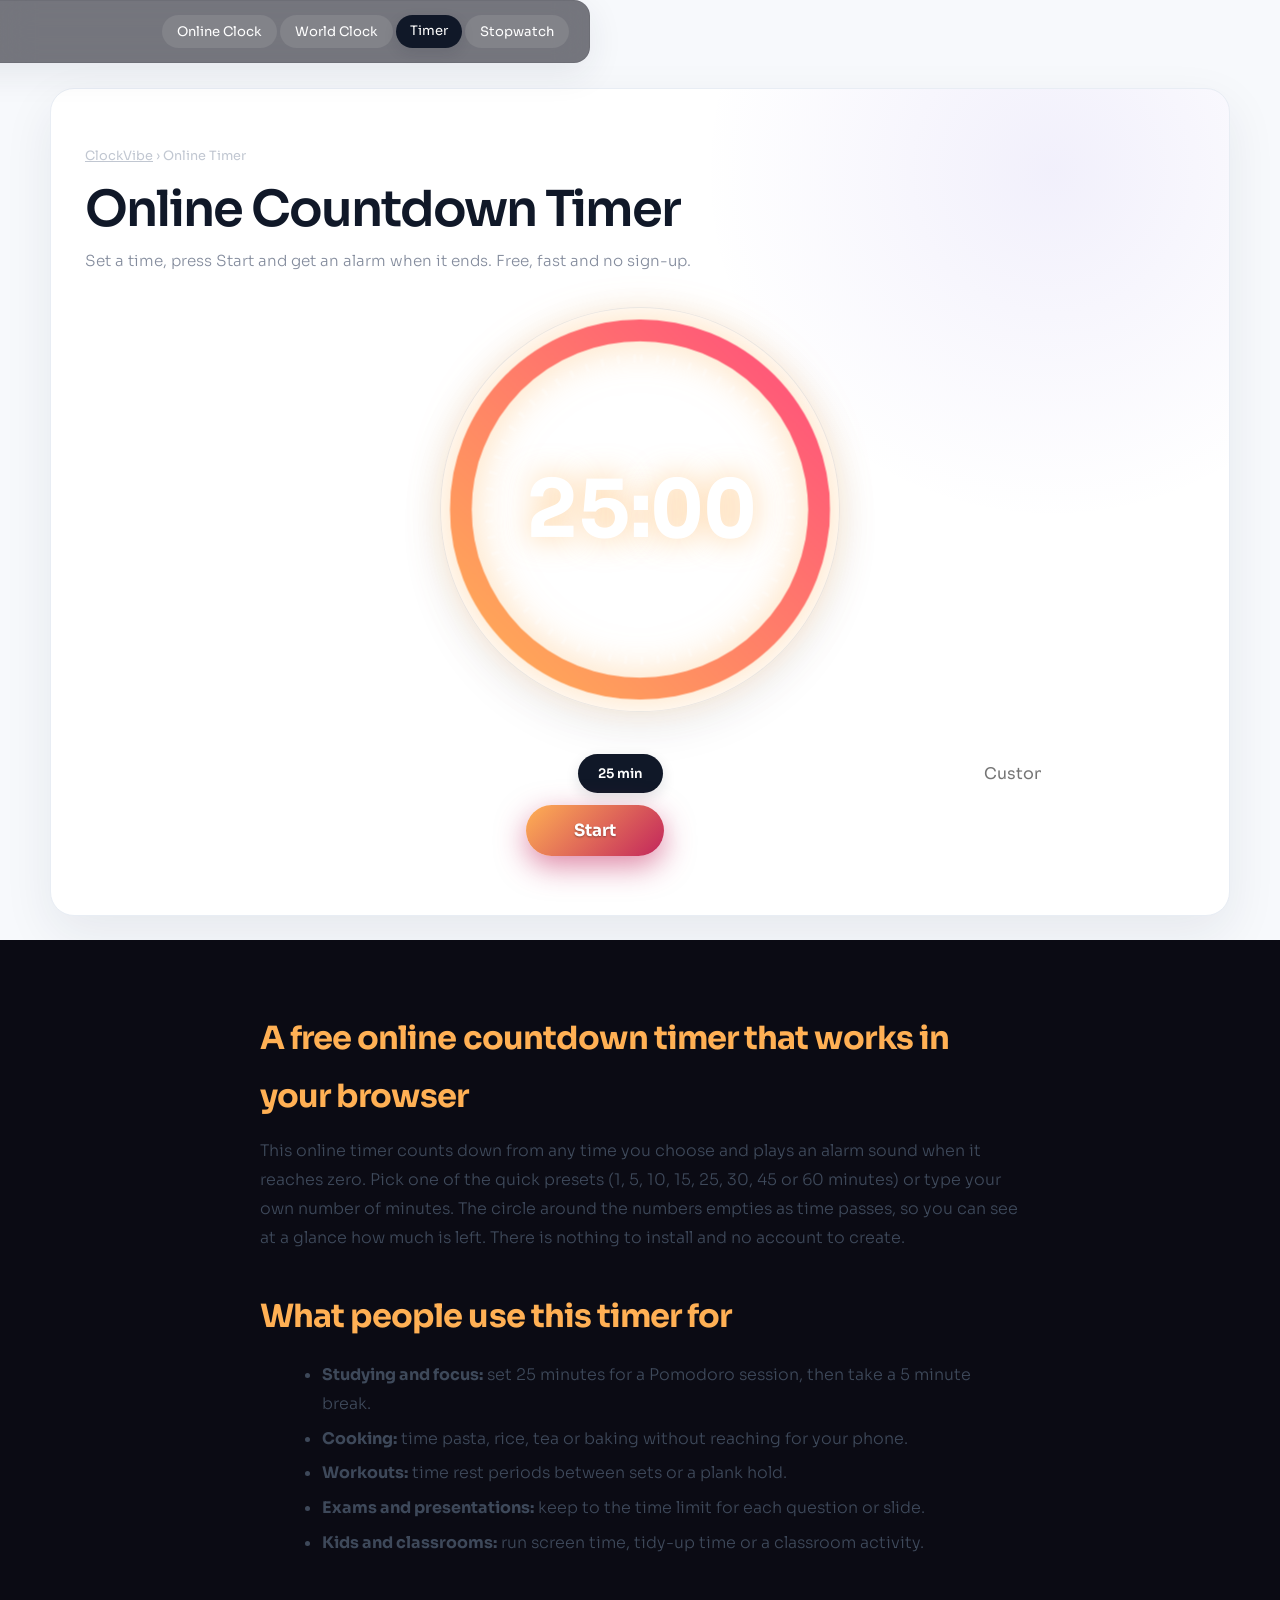
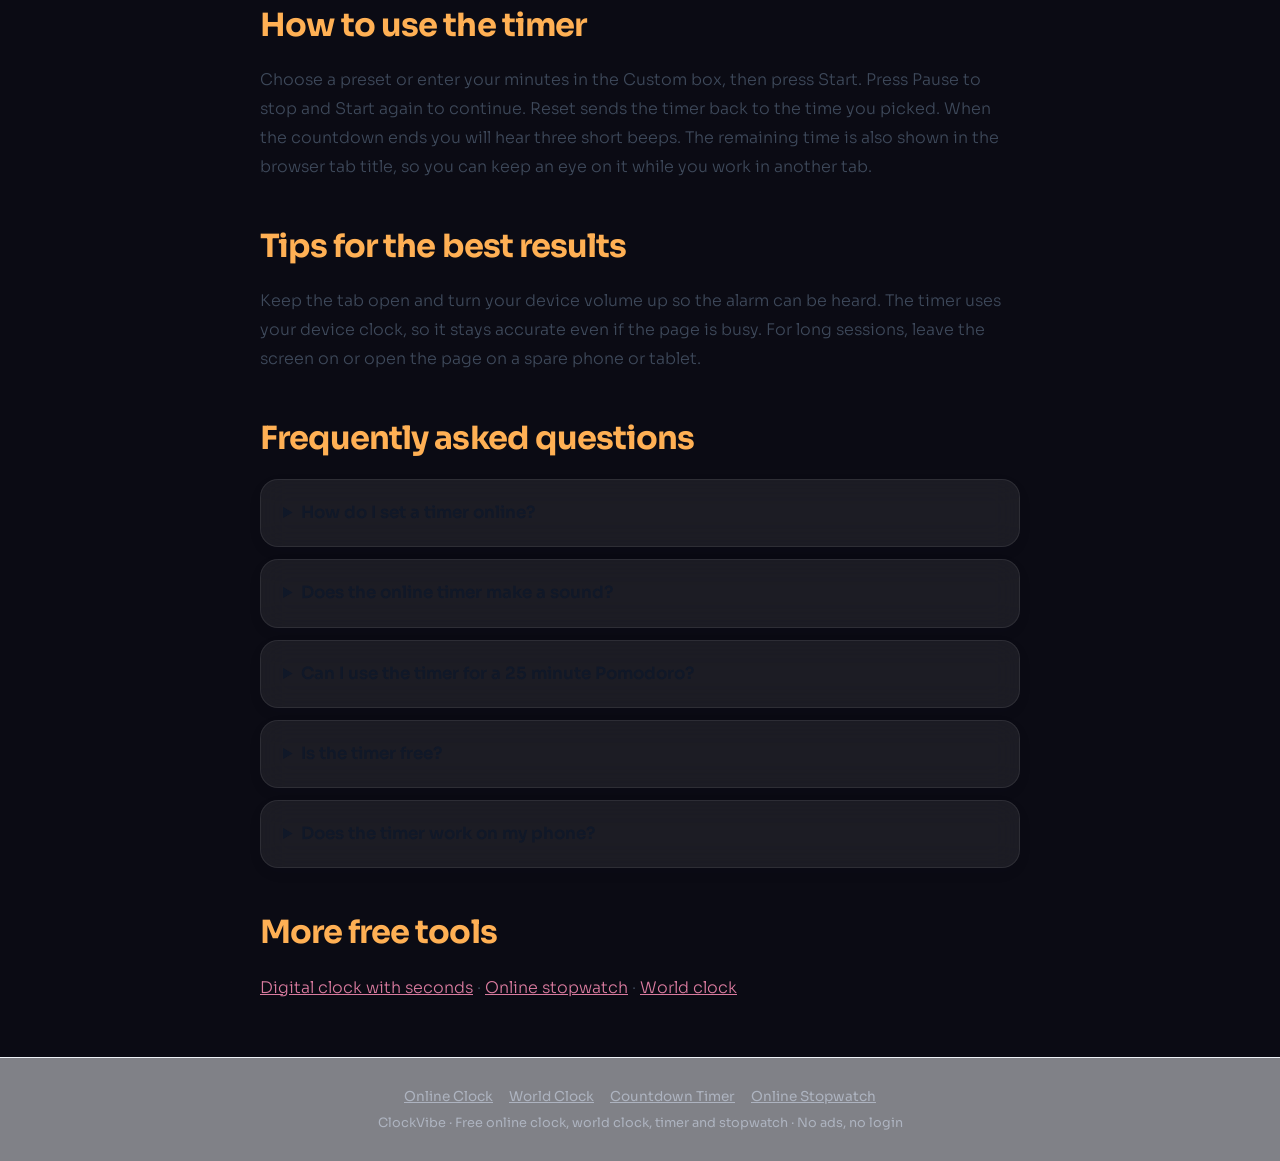
<file: timer/index.html>
<!doctype html>
<html lang="en">
<head>
<meta charset="utf-8">
<meta name="viewport" content="width=device-width, initial-scale=1, viewport-fit=cover">
<title>Free Online Countdown Timer with Alarm | ClockVibe</title>
<meta name="description" content="Free online countdown timer with alarm sound. Set 1, 5, 10, 25 or 60 minutes, or any custom time. Works on phone and desktop. No ads, no sign-up.">
<meta name="keywords" content="online timer, countdown timer, free timer, timer with alarm, pomodoro timer, kitchen timer">
<meta name="author" content="ClockVibe">
<meta name="robots" content="index, follow, max-image-preview:large">
<link rel="canonical" href="https://digialclockvibe.online/timer/">
<link rel="icon" href="/favicon.svg" type="image/svg+xml">
<meta name="theme-color" content="#140d2a">
<meta property="og:type" content="website">
<meta property="og:site_name" content="ClockVibe">
<meta property="og:locale" content="en_US">
<meta property="og:url" content="https://digialclockvibe.online/timer/">
<meta property="og:title" content="Online Timer – Free Countdown Timer with Alarm | ClockVibe">
<meta property="og:description" content="Free online countdown timer with alarm sound. Set 1, 5, 10, 25 or 60 minutes, or any custom time. Works on phone and desktop. No ads, no sign-up.">
<meta property="og:image" content="https://digialclockvibe.online/og-image.png">
<meta property="og:image:width" content="1200">
<meta property="og:image:height" content="630">
<meta name="twitter:card" content="summary_large_image">
<meta name="twitter:title" content="Online Timer – Free Countdown Timer with Alarm | ClockVibe">
<meta name="twitter:description" content="Free online countdown timer with alarm sound. Set 1, 5, 10, 25 or 60 minutes, or any custom time. Works on phone and desktop. No ads, no sign-up.">
<meta name="twitter:image" content="https://digialclockvibe.online/og-image.png">
<script type="application/ld+json">{"@context": "https://schema.org", "@graph": [{"@type": "WebApplication", "name": "Online Timer", "url": "https://digialclockvibe.online/timer/", "applicationCategory": "UtilitiesApplication", "operatingSystem": "Any (web browser)", "description": "Free online countdown timer with alarm sound. Set 1, 5, 10, 25 or 60 minutes, or any custom time. Works on phone and desktop. No ads, no sign-up.", "offers": {"@type": "Offer", "price": "0", "priceCurrency": "USD"}}, {"@type": "BreadcrumbList", "itemListElement": [{"@type": "ListItem", "position": 1, "name": "ClockVibe", "item": "https://digialclockvibe.online/"}, {"@type": "ListItem", "position": 2, "name": "Online Timer", "item": "https://digialclockvibe.online/timer/"}]}, {"@type": "FAQPage", "mainEntity": [{"@type": "Question", "name": "How do I set a timer online?", "acceptedAnswer": {"@type": "Answer", "text": "Open this page, choose a preset such as 10 minutes or type your own minutes in the Custom box, then press Start. The timer counts down and beeps when it reaches zero."}}, {"@type": "Question", "name": "Does the online timer make a sound?", "acceptedAnswer": {"@type": "Answer", "text": "Yes. It plays three short beeps when the countdown ends. Keep the page open and your volume turned up so you can hear it."}}, {"@type": "Question", "name": "Can I use the timer for a 25 minute Pomodoro?", "acceptedAnswer": {"@type": "Answer", "text": "Yes. 25 minutes is selected by default. When it ends, press Reset and choose 5 minutes for your short break."}}, {"@type": "Question", "name": "Is the timer free?", "acceptedAnswer": {"@type": "Answer", "text": "Yes. It is completely free, has no ads and does not need a sign-up."}}, {"@type": "Question", "name": "Does the timer work on my phone?", "acceptedAnswer": {"@type": "Answer", "text": "Yes. It works in any modern browser on phones, tablets and computers. Keep the screen on while the timer runs for the most reliable alarm."}}]}]}</script>
<link rel="preconnect" href="https://fonts.googleapis.com">
<link rel="preconnect" href="https://fonts.gstatic.com" crossorigin>
<link href="https://fonts.googleapis.com/css2?family=Sora:wght@200;300;400;600;700&display=swap" rel="stylesheet">
<link rel="preload" href="/assets/site.css" as="style">
<link rel="stylesheet" href="/assets/site.css">
<style>
:root{--fg:#fff;box-sizing:border-box}
*{box-sizing:inherit;margin:0}
html{scroll-behavior:smooth;scroll-padding-top:64px;scroll-snap-type:y proximity}
body{background:#0b0b14;color:var(--fg);font-family:Sora,system-ui,sans-serif;padding:env(safe-area-inset-top,0) env(safe-area-inset-right,0) env(safe-area-inset-bottom,0) env(safe-area-inset-left,0)}
header{position:fixed;top:0;left:0;right:0;z-index:5;display:flex;justify-content:space-between;align-items:center;gap:10px;flex-wrap:wrap;padding:12px 20px;background:rgba(10,10,20,.55);backdrop-filter:blur(16px);transition:opacity .5s}
.hide header{opacity:0}
.logo{font-weight:600;font-size:1.1rem}.logo i{font-style:normal;color:#ff8fb8}
nav,.tools{display:flex;gap:6px;flex-wrap:wrap}
a.n,button.chip{color:inherit;text-decoration:none;font:inherit;font-size:.82rem;background:rgba(255,255,255,.09);border:1px solid transparent;border-radius:999px;padding:7px 14px;cursor:pointer}
a.n:hover,button.chip:hover{background:rgba(255,255,255,.16)}
button.chip[aria-pressed=true]{border-color:#fff}
:focus-visible{outline:2px solid #fff;outline-offset:3px}
section{position:relative;min-height:100vh;display:flex;flex-direction:column;align-items:center;justify-content:center;text-align:center;padding:90px 20px 60px;overflow:hidden;background:var(--bg);scroll-snap-align:start;scroll-margin-top:0}
section::before,section::after{content:"";position:absolute;width:55vmax;height:55vmax;border-radius:50%;filter:blur(100px);opacity:.45;animation:drift 24s ease-in-out infinite alternate}
section::before{background:var(--b1);top:-25vmax;left:-15vmax}
section::after{background:var(--b2);bottom:-28vmax;right:-18vmax;animation-delay:-12s}
@keyframes drift{to{transform:translate(10vmax,6vmax) scale(1.15)}}
section>*{position:relative;z-index:1}
#clock{--bg:#140d2a;--ac:#ff8fb8;--b1:#6c3df0;--b2:#ff5fa2}
#world{--bg:#04202a;--ac:#5eead4;--b1:#0ea5a4;--b2:#2563eb}
#timer{--bg:#1d0f0b;--ac:#ffb054;--b1:#e8590c;--b2:#c2255c}
#stopwatch{--bg:#08190f;--ac:#4ade80;--b1:#16a34a;--b2:#0ea5e9}
h2{font-weight:700;font-size:clamp(1.8rem,4vw,2.8rem);letter-spacing:-.01em;color:var(--ac);margin-bottom:30px;text-shadow:0 0 30px color-mix(in srgb,var(--ac) 45%,transparent)}
.big{font-weight:700;font-size:clamp(4.2rem,20vw,16rem);line-height:1;letter-spacing:-.03em;font-variant-numeric:tabular-nums;background:linear-gradient(180deg,#fff 20%,var(--ac));-webkit-background-clip:text;background-clip:text;color:transparent;filter:drop-shadow(0 0 40px color-mix(in srgb,var(--ac) 45%,transparent))}
.big small{font-size:.3em;font-weight:600;letter-spacing:0;margin-left:.12em}
.date{margin-top:1.4rem;font-size:clamp(1rem,2.4vw,1.6rem);font-weight:300}
.zone{margin-top:.4rem;font-size:.85rem;opacity:.55}
.bar{width:min(520px,80vw);height:4px;border-radius:4px;background:rgba(255,255,255,.12);margin-top:2rem;overflow:hidden}
.bar i{display:block;height:100%;background:var(--ac);width:0}
.grid{display:grid;grid-template-columns:repeat(auto-fit,minmax(230px,1fr));gap:16px;width:min(1000px,100%)}
.card{text-align:left;background:rgba(255,255,255,.07);border:1px solid rgba(255,255,255,.08);border-radius:24px;padding:22px;backdrop-filter:blur(14px)}
.card b{font-weight:400;opacity:.75;display:flex;justify-content:space-between}
.card span{display:block;font-size:2.6rem;font-weight:200;margin:8px 0 2px;font-variant-numeric:tabular-nums}
.card em{font-style:normal;font-size:.78rem;opacity:.55}
.card .bar{width:100%;margin-top:14px;height:3px}
.ring{position:relative;width:min(80vw,400px);aspect-ratio:1;margin-bottom:30px;border-radius:50%;background:radial-gradient(circle,rgba(255,255,255,.1),transparent 70%)}
.ring svg{width:100%;height:100%;transform:rotate(-90deg);filter:drop-shadow(0 0 18px color-mix(in srgb,var(--ac) 50%,transparent))}
.ring circle{fill:none;stroke-width:11;stroke-linecap:round}
.ring .k{stroke:rgba(255,255,255,.28);stroke-width:4;stroke-linecap:butt;stroke-dasharray:1.5 6.67}
.ring .t{stroke:rgba(255,255,255,.12)}.ring .p{stroke:url(#tg)}
.ring div{position:absolute;inset:0;display:grid;place-items:center;font-size:clamp(3rem,12vw,5rem);font-weight:700;letter-spacing:-.02em;color:#fff;text-shadow:0 0 30px color-mix(in srgb,var(--ac) 60%,transparent);font-variant-numeric:tabular-nums}
.sw{font-size:clamp(3rem,13vw,8rem);font-weight:700;letter-spacing:-.02em;font-variant-numeric:tabular-nums;background:linear-gradient(180deg,#fff,var(--ac));-webkit-background-clip:text;background-clip:text;color:transparent;filter:drop-shadow(0 0 30px color-mix(in srgb,var(--ac) 55%,transparent));padding:10px 36px;margin-bottom:24px}
.row{display:flex;gap:10px;justify-content:center;flex-wrap:wrap;margin-top:12px}
.go{background:linear-gradient(135deg,var(--ac),var(--b2));color:#fff;text-shadow:0 1px 2px rgba(0,0,0,.35);border:0;border-radius:999px;padding:15px 48px;font:inherit;font-size:1.05rem;font-weight:700;cursor:pointer;box-shadow:0 10px 30px color-mix(in srgb,var(--b2) 55%,transparent);transition:transform .2s}
.go:hover{transform:translateY(-2px) scale(1.03)}
.row .chip{font-weight:600;padding:10px 20px}
@media(prefers-reduced-motion:no-preference){.ring.on svg{animation:pulse 2s ease-in-out infinite}}
@keyframes pulse{50%{transform:rotate(-90deg) scale(1.03)}}
.row input{width:100px;background:rgba(255,255,255,.09);border:0;border-radius:999px;padding:8px 14px;color:inherit;font:inherit;text-align:center}
ol{list-style:none;padding:0;margin-top:20px;max-height:170px;overflow:auto;width:min(340px,100%);font-variant-numeric:tabular-nums;font-weight:300}
li{display:flex;justify-content:space-between;padding:8px 4px;border-bottom:1px solid rgba(255,255,255,.1)}
.h1{font-size:clamp(1rem,2.4vw,1.4rem);font-weight:600;color:var(--ac);margin-bottom:1rem}
.lead{max-width:640px;margin:-14px auto 28px;font-size:.95rem;line-height:1.7;font-weight:300;opacity:.8}
#faq{--bg:#0e1126;--ac:#a5b4fc;--b1:#4f46e5;--b2:#0ea5e9;min-height:auto;padding-bottom:90px}
.faqs{width:min(760px,100%);text-align:left}
details{background:rgba(255,255,255,.07);border:1px solid rgba(255,255,255,.08);border-radius:18px;padding:18px 22px;margin-bottom:12px;backdrop-filter:blur(14px)}
summary{cursor:pointer;font-weight:600;font-size:1.05rem}
details p{margin-top:12px;line-height:1.7;opacity:.8;font-weight:300}
footer{padding:30px;text-align:center;font-size:.8rem;opacity:.5;background:#0b0b14}
@media(max-width:600px){nav{display:none}}
@media(prefers-reduced-motion:reduce){section::before,section::after{animation:none}html{scroll-behavior:auto}}

body.pg section.tool{min-height:92vh}
.pg #tool{--bg:var(--tbg)}
.txt{background:#0b0b14;padding:70px 20px 40px}
.txt article{max-width:760px;margin:0 auto;text-align:left;line-height:1.8;font-weight:300}
.txt h2{font-size:clamp(1.4rem,3vw,2rem);margin:36px 0 12px;text-shadow:none;color:var(--tac)}
.txt p{opacity:.85;margin-bottom:14px}
.txt ul{margin:0 0 14px 22px;opacity:.85}
.txt li{display:list-item;border:0;padding:3px 0}
.txt a,footer a{color:#ff8fb8}
.txt .faqs{margin-top:10px}
.crumb{font-size:.8rem;opacity:.6;margin-bottom:14px}
.crumb a{color:inherit}
header .logo a{color:inherit;text-decoration:none}
a.n[aria-current=page]{border-color:#fff}
footer nav{display:flex;justify-content:center;gap:16px;margin-bottom:10px}
footer nav a{font-size:.85rem}
</style>
</head>
<body class="pg" style="--tac:#ffb054">
<header><div class="logo"><a href="/">Clock<i>Vibe</i></a></div><nav style="display:flex"><a class="n" href="/">Online Clock</a><a class="n" href="/world-clock/">World Clock</a><a class="n" href="/timer/" aria-current="page">Timer</a><a class="n" href="/stopwatch/">Stopwatch</a></nav></header>
<section id="tool" class="tool" style="--tbg:#1d0f0b;--ac:#ffb054;--b1:#e8590c;--b2:#c2255c">
 <div class="crumb"><a href="/">ClockVibe</a> › Online Timer</div>
 <h1 class="h1" style="font-size:clamp(1.5rem,4vw,2.6rem);margin-bottom:18px">Online Countdown Timer</h1>
 <p class="lead" style="margin-top:0">Set a time, press Start and get an alarm when it ends. Free, fast and no sign-up.</p>
 <div class="ring"><svg viewBox="0 0 200 200"><defs><linearGradient id="tg" x1="0" y1="0" x2="1" y2="1"><stop offset="0" stop-color="#ffb054"/><stop offset="1" stop-color="#ff4d7d"/></linearGradient></defs><circle class="k" cx="100" cy="100" r="76"/><circle class="t" cx="100" cy="100" r="90"/><circle class="p" id="pr" cx="100" cy="100" r="90" stroke-dasharray="565.5" stroke-dashoffset="0"/></svg><div id="tt">25:00</div></div>
 <div class="row" id="presets"><button class="chip" data-m="1">1 min</button><button class="chip" data-m="5">5 min</button><button class="chip" data-m="10">10 min</button><button class="chip" data-m="15">15 min</button><button class="chip" data-m="25" aria-pressed="true">25 min</button><button class="chip" data-m="30">30 min</button><button class="chip" data-m="45">45 min</button><button class="chip" data-m="60">60 min</button><input id="cm" type="number" min="1" max="999" placeholder="Custom" aria-label="Custom minutes"></div>
 <div class="row"><button class="go" id="tgo">Start</button><button class="chip" id="trs">Reset</button></div>
</section>
<section class="txt"><article>
<h2>A free online countdown timer that works in your browser</h2>
<p>This online timer counts down from any time you choose and plays an alarm sound when it reaches zero. Pick one of the quick presets (1, 5, 10, 15, 25, 30, 45 or 60 minutes) or type your own number of minutes. The circle around the numbers empties as time passes, so you can see at a glance how much is left. There is nothing to install and no account to create.</p>
<h2>What people use this timer for</h2>
<ul><li><b>Studying and focus:</b> set 25 minutes for a Pomodoro session, then take a 5 minute break.</li><li><b>Cooking:</b> time pasta, rice, tea or baking without reaching for your phone.</li><li><b>Workouts:</b> time rest periods between sets or a plank hold.</li><li><b>Exams and presentations:</b> keep to the time limit for each question or slide.</li><li><b>Kids and classrooms:</b> run screen time, tidy-up time or a classroom activity.</li></ul>
<h2>How to use the timer</h2>
<p>Choose a preset or enter your minutes in the Custom box, then press Start. Press Pause to stop and Start again to continue. Reset sends the timer back to the time you picked. When the countdown ends you will hear three short beeps. The remaining time is also shown in the browser tab title, so you can keep an eye on it while you work in another tab.</p>
<h2>Tips for the best results</h2>
<p>Keep the tab open and turn your device volume up so the alarm can be heard. The timer uses your device clock, so it stays accurate even if the page is busy. For long sessions, leave the screen on or open the page on a spare phone or tablet.</p>
<h2>Frequently asked questions</h2>
<div class="faqs"><details><summary>How do I set a timer online?</summary><p>Open this page, choose a preset such as 10 minutes or type your own minutes in the Custom box, then press Start. The timer counts down and beeps when it reaches zero.</p></details><details><summary>Does the online timer make a sound?</summary><p>Yes. It plays three short beeps when the countdown ends. Keep the page open and your volume turned up so you can hear it.</p></details><details><summary>Can I use the timer for a 25 minute Pomodoro?</summary><p>Yes. 25 minutes is selected by default. When it ends, press Reset and choose 5 minutes for your short break.</p></details><details><summary>Is the timer free?</summary><p>Yes. It is completely free, has no ads and does not need a sign-up.</p></details><details><summary>Does the timer work on my phone?</summary><p>Yes. It works in any modern browser on phones, tablets and computers. Keep the screen on while the timer runs for the most reliable alarm.</p></details></div>
<h2>More free tools</h2>
<p><a href="/">Digital clock with seconds</a> · <a href="/stopwatch/">Online stopwatch</a> · <a href="/world-clock/">World clock</a></p>
</article></section>
<footer><nav><a href="/">Online Clock</a><a href="/world-clock/">World Clock</a><a href="/timer/">Countdown Timer</a><a href="/stopwatch/">Online Stopwatch</a></nav>ClockVibe · Free online clock, world clock, timer and stopwatch · No ads, no login</footer>
<script>
const $=s=>document.querySelector(s),$$=s=>[...document.querySelectorAll(s)],pad=n=>String(n).padStart(2,'0');
const C=565.5;let T={total:1500,left:1500,run:false,end:0};
const setT=m=>{T={total:m*60,left:m*60,run:false,end:0};$('#tgo').textContent='Start'};
$$('#presets [data-m]').forEach(b=>b.onclick=()=>{$$('#presets [data-m]').forEach(x=>x.removeAttribute('aria-pressed'));b.setAttribute('aria-pressed','true');$('#cm').value='';setT(+b.dataset.m)});
$('#cm').oninput=e=>{const m=+e.target.value;if(m>0){$$('#presets [data-m]').forEach(x=>x.removeAttribute('aria-pressed'));setT(m)}};
$('#tgo').onclick=()=>{if(T.left<=0)setT(T.total/60);T.run=!T.run;if(T.run)T.end=Date.now()+T.left*1000;$('#tgo').textContent=T.run?'Pause':'Start'};
$('#trs').onclick=()=>setT(T.total/60);
function beep(){try{const a=new AudioContext();[0,.35,.7].forEach(t=>{const o=a.createOscillator(),g=a.createGain();o.frequency.value=880;o.connect(g);g.connect(a.destination);g.gain.setValueAtTime(.2,a.currentTime+t);g.gain.exponentialRampToValueAtTime(.001,a.currentTime+t+.3);o.start(a.currentTime+t);o.stop(a.currentTime+t+.3)})}catch(e){}}
function tick(){
 if(T.run){T.left=Math.max(0,(T.end-Date.now())/1000);if(!T.left){T.run=false;$('#tgo').textContent='Restart';beep()}}
 const L=Math.ceil(T.left),s=pad(Math.floor(L/60))+':'+pad(L%60);$('#tt').textContent=s;
 $('#pr').style.strokeDashoffset=C*(1-T.left/T.total);$('.ring').classList.toggle('on',T.run);
 document.title=T.run?s+' – Online Timer | ClockVibe':'Online Timer – Free Countdown Timer with Alarm | ClockVibe';
}
tick();setInterval(tick,100);
</script>
</body>
</html>
</file>
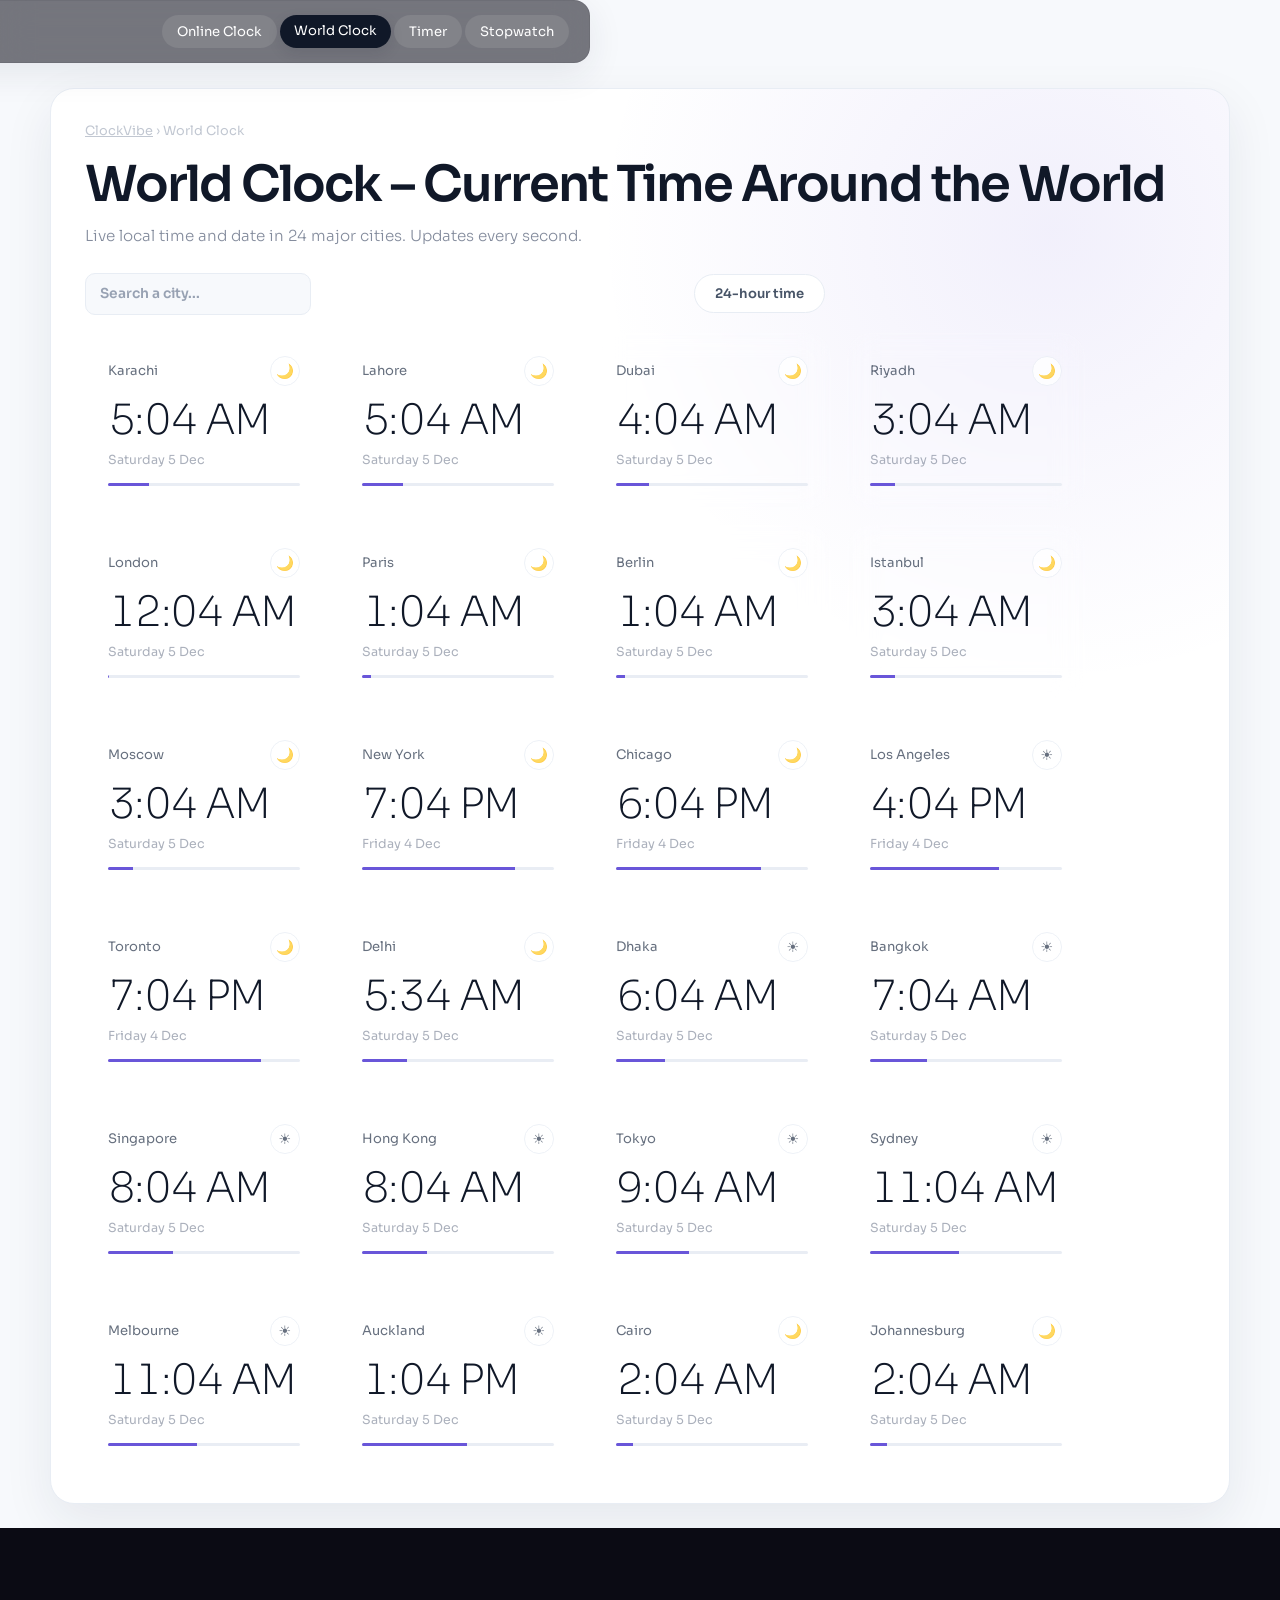
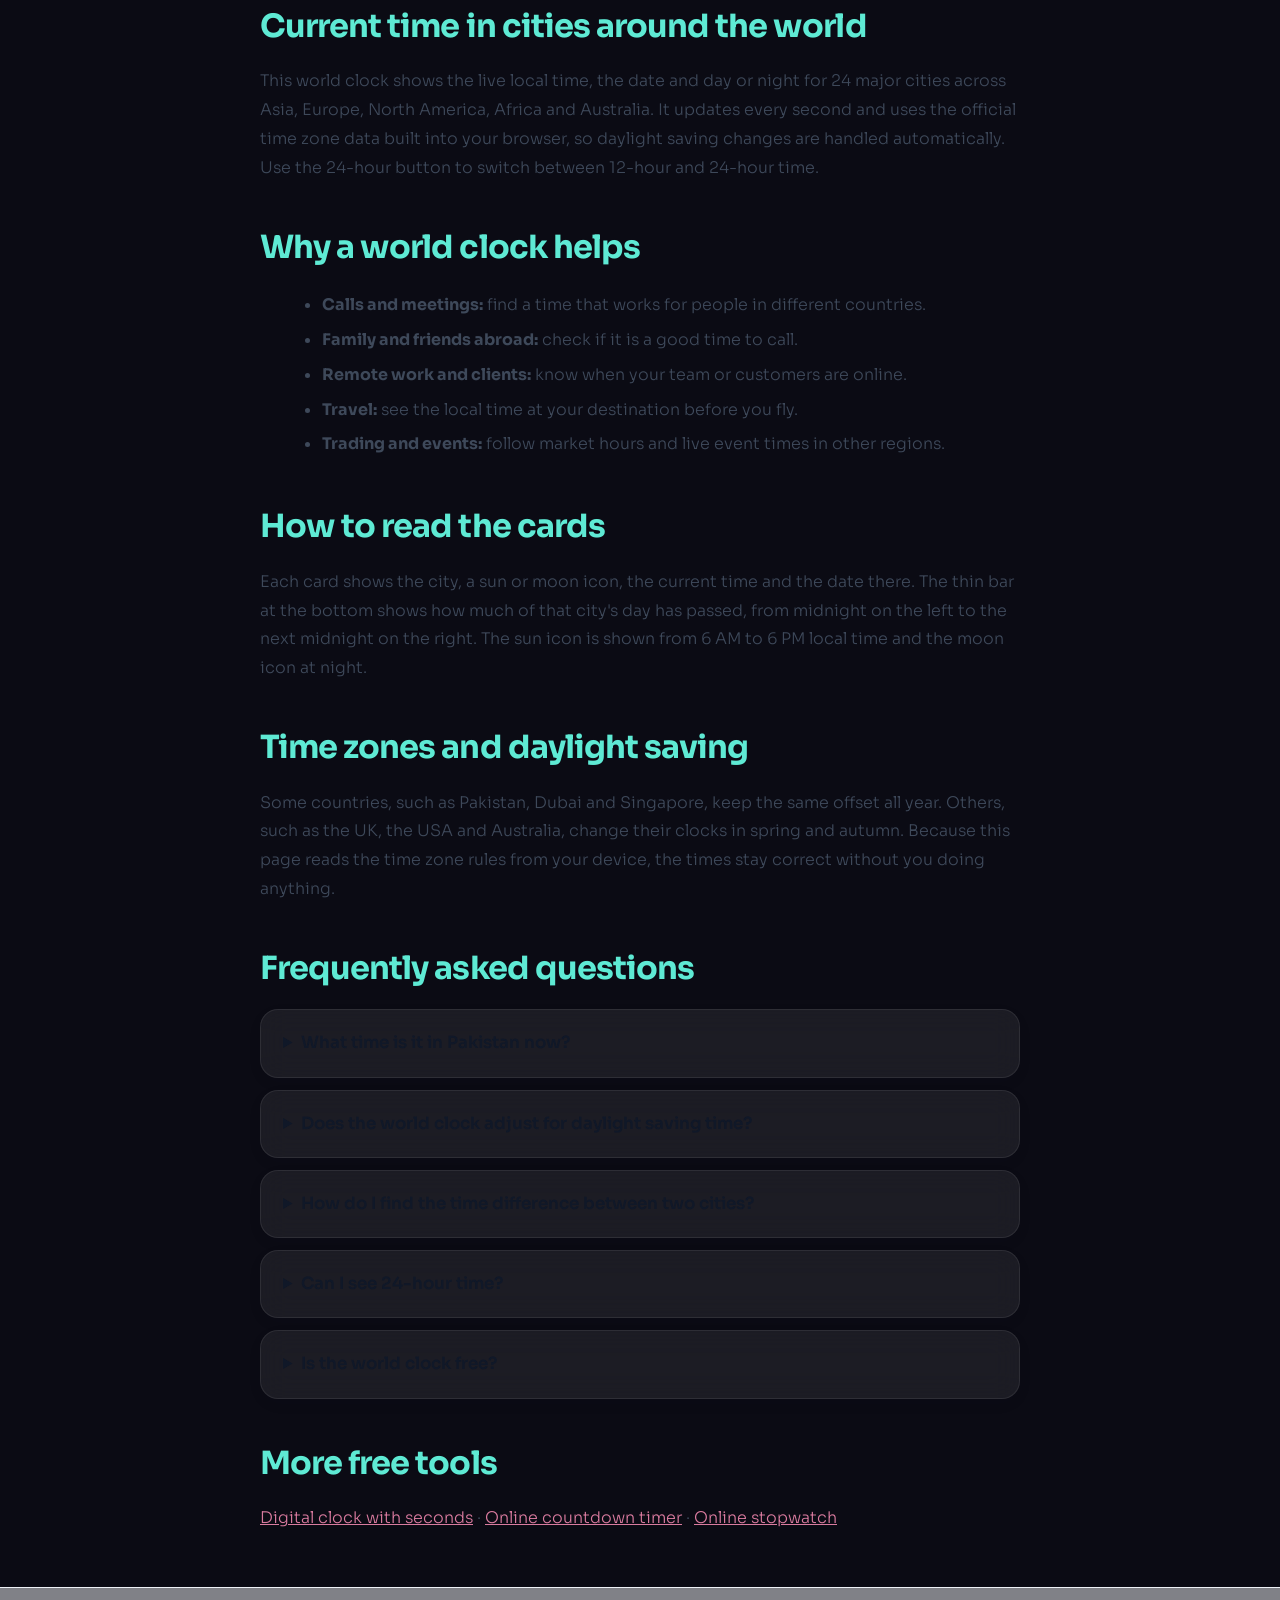
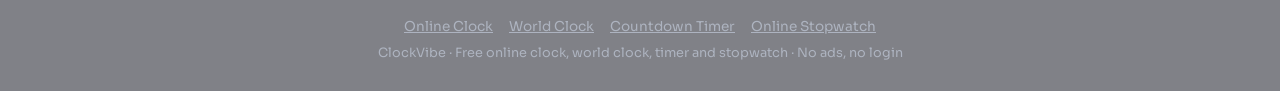
<file: world-clock/index.html>
<!doctype html>
<html lang="en">
<head>
<meta charset="utf-8">
<meta name="viewport" content="width=device-width, initial-scale=1, viewport-fit=cover">
<title>World Clock – Current Time Around the World | ClockVibe</title>
<meta name="description" content="Live world clock showing the current time in Karachi, Dubai, London, New York, Tokyo, Sydney and 18 more cities. Auto daylight saving. Free, no sign-up.">
<meta name="keywords" content="world clock, time zones, current time, international clock, time in Karachi, time in Dubai, time in London, time in New York">
<meta name="author" content="ClockVibe">
<meta name="robots" content="index, follow, max-image-preview:large">
<link rel="canonical" href="https://digialclockvibe.online/world-clock/">
<link rel="icon" href="/favicon.svg" type="image/svg+xml">
<meta name="theme-color" content="#140d2a">
<meta property="og:type" content="website">
<meta property="og:site_name" content="ClockVibe">
<meta property="og:locale" content="en_US">
<meta property="og:url" content="https://digialclockvibe.online/world-clock/">
<meta property="og:title" content="World Clock – Current Time in 24 Cities Worldwide | ClockVibe">
<meta property="og:description" content="Live world clock showing the current time in Karachi, Dubai, London, New York, Tokyo, Sydney and 18 more cities. Auto daylight saving. Free, no sign-up.">
<meta property="og:image" content="https://digialclockvibe.online/og-image.png">
<meta property="og:image:width" content="1200">
<meta property="og:image:height" content="630">
<meta name="twitter:card" content="summary_large_image">
<meta name="twitter:title" content="World Clock – Current Time in 24 Cities Worldwide | ClockVibe">
<meta name="twitter:description" content="Live world clock showing the current time in Karachi, Dubai, London, New York, Tokyo, Sydney and 18 more cities. Auto daylight saving. Free, no sign-up.">
<meta name="twitter:image" content="https://digialclockvibe.online/og-image.png">
<script type="application/ld+json">{"@context": "https://schema.org", "@graph": [{"@type": "WebApplication", "name": "World Clock", "url": "https://digialclockvibe.online/world-clock/", "applicationCategory": "UtilitiesApplication", "operatingSystem": "Any (web browser)", "description": "Live world clock showing the current time in Karachi, Dubai, London, New York, Tokyo, Sydney and 18 more cities. Auto daylight saving. Free, no sign-up.", "offers": {"@type": "Offer", "price": "0", "priceCurrency": "USD"}}, {"@type": "BreadcrumbList", "itemListElement": [{"@type": "ListItem", "position": 1, "name": "ClockVibe", "item": "https://digialclockvibe.online/"}, {"@type": "ListItem", "position": 2, "name": "World Clock", "item": "https://digialclockvibe.online/world-clock/"}]}, {"@type": "FAQPage", "mainEntity": [{"@type": "Question", "name": "What time is it in Pakistan now?", "acceptedAnswer": {"@type": "Answer", "text": "Karachi and Lahore are at the top of the world clock and show the current Pakistan Standard Time (UTC+5). Pakistan does not use daylight saving time."}}, {"@type": "Question", "name": "Does the world clock adjust for daylight saving time?", "acceptedAnswer": {"@type": "Answer", "text": "Yes. It uses the time zone data in your browser, so cities such as London, New York and Sydney change automatically when their clocks change."}}, {"@type": "Question", "name": "How do I find the time difference between two cities?", "acceptedAnswer": {"@type": "Answer", "text": "Compare the two city cards. The difference between the times shown is the current time difference, including any daylight saving."}}, {"@type": "Question", "name": "Can I see 24-hour time?", "acceptedAnswer": {"@type": "Answer", "text": "Yes. Press the 24-hour time button to switch all cities to 24-hour format."}}, {"@type": "Question", "name": "Is the world clock free?", "acceptedAnswer": {"@type": "Answer", "text": "Yes. It is free, has no ads and does not need a sign-up."}}]}]}</script>
<link rel="preconnect" href="https://fonts.googleapis.com">
<link rel="preconnect" href="https://fonts.gstatic.com" crossorigin>
<link href="https://fonts.googleapis.com/css2?family=Sora:wght@200;300;400;600;700&display=swap" rel="stylesheet">
<link rel="preload" href="/assets/site.css" as="style">
<link rel="stylesheet" href="/assets/site.css">
<style>
:root{--fg:#fff;box-sizing:border-box}
*{box-sizing:inherit;margin:0}
html{scroll-behavior:smooth;scroll-padding-top:64px;scroll-snap-type:y proximity}
body{background:#0b0b14;color:var(--fg);font-family:Sora,system-ui,sans-serif;padding:env(safe-area-inset-top,0) env(safe-area-inset-right,0) env(safe-area-inset-bottom,0) env(safe-area-inset-left,0)}
header{position:fixed;top:0;left:0;right:0;z-index:5;display:flex;justify-content:space-between;align-items:center;gap:10px;flex-wrap:wrap;padding:12px 20px;background:rgba(10,10,20,.55);backdrop-filter:blur(16px);transition:opacity .5s}
.hide header{opacity:0}
.logo{font-weight:600;font-size:1.1rem}.logo i{font-style:normal;color:#ff8fb8}
nav,.tools{display:flex;gap:6px;flex-wrap:wrap}
a.n,button.chip{color:inherit;text-decoration:none;font:inherit;font-size:.82rem;background:rgba(255,255,255,.09);border:1px solid transparent;border-radius:999px;padding:7px 14px;cursor:pointer}
a.n:hover,button.chip:hover{background:rgba(255,255,255,.16)}
button.chip[aria-pressed=true]{border-color:#fff}
:focus-visible{outline:2px solid #fff;outline-offset:3px}
section{position:relative;min-height:100vh;display:flex;flex-direction:column;align-items:center;justify-content:center;text-align:center;padding:90px 20px 60px;overflow:hidden;background:var(--bg);scroll-snap-align:start;scroll-margin-top:0}
section::before,section::after{content:"";position:absolute;width:55vmax;height:55vmax;border-radius:50%;filter:blur(100px);opacity:.45;animation:drift 24s ease-in-out infinite alternate}
section::before{background:var(--b1);top:-25vmax;left:-15vmax}
section::after{background:var(--b2);bottom:-28vmax;right:-18vmax;animation-delay:-12s}
@keyframes drift{to{transform:translate(10vmax,6vmax) scale(1.15)}}
section>*{position:relative;z-index:1}
#clock{--bg:#140d2a;--ac:#ff8fb8;--b1:#6c3df0;--b2:#ff5fa2}
#world{--bg:#04202a;--ac:#5eead4;--b1:#0ea5a4;--b2:#2563eb}
#timer{--bg:#1d0f0b;--ac:#ffb054;--b1:#e8590c;--b2:#c2255c}
#stopwatch{--bg:#08190f;--ac:#4ade80;--b1:#16a34a;--b2:#0ea5e9}
h2{font-weight:700;font-size:clamp(1.8rem,4vw,2.8rem);letter-spacing:-.01em;color:var(--ac);margin-bottom:30px;text-shadow:0 0 30px color-mix(in srgb,var(--ac) 45%,transparent)}
.big{font-weight:700;font-size:clamp(4.2rem,20vw,16rem);line-height:1;letter-spacing:-.03em;font-variant-numeric:tabular-nums;background:linear-gradient(180deg,#fff 20%,var(--ac));-webkit-background-clip:text;background-clip:text;color:transparent;filter:drop-shadow(0 0 40px color-mix(in srgb,var(--ac) 45%,transparent))}
.big small{font-size:.3em;font-weight:600;letter-spacing:0;margin-left:.12em}
.date{margin-top:1.4rem;font-size:clamp(1rem,2.4vw,1.6rem);font-weight:300}
.zone{margin-top:.4rem;font-size:.85rem;opacity:.55}
.bar{width:min(520px,80vw);height:4px;border-radius:4px;background:rgba(255,255,255,.12);margin-top:2rem;overflow:hidden}
.bar i{display:block;height:100%;background:var(--ac);width:0}
.grid{display:grid;grid-template-columns:repeat(auto-fit,minmax(230px,1fr));gap:16px;width:min(1000px,100%)}
.card{text-align:left;background:rgba(255,255,255,.07);border:1px solid rgba(255,255,255,.08);border-radius:24px;padding:22px;backdrop-filter:blur(14px)}
.card b{font-weight:400;opacity:.75;display:flex;justify-content:space-between}
.card span{display:block;font-size:2.6rem;font-weight:200;margin:8px 0 2px;font-variant-numeric:tabular-nums}
.card em{font-style:normal;font-size:.78rem;opacity:.55}
.card .bar{width:100%;margin-top:14px;height:3px}
.ring{position:relative;width:min(80vw,400px);aspect-ratio:1;margin-bottom:30px;border-radius:50%;background:radial-gradient(circle,rgba(255,255,255,.1),transparent 70%)}
.ring svg{width:100%;height:100%;transform:rotate(-90deg);filter:drop-shadow(0 0 18px color-mix(in srgb,var(--ac) 50%,transparent))}
.ring circle{fill:none;stroke-width:11;stroke-linecap:round}
.ring .k{stroke:rgba(255,255,255,.28);stroke-width:4;stroke-linecap:butt;stroke-dasharray:1.5 6.67}
.ring .t{stroke:rgba(255,255,255,.12)}.ring .p{stroke:url(#tg)}
.ring div{position:absolute;inset:0;display:grid;place-items:center;font-size:clamp(3rem,12vw,5rem);font-weight:700;letter-spacing:-.02em;color:#fff;text-shadow:0 0 30px color-mix(in srgb,var(--ac) 60%,transparent);font-variant-numeric:tabular-nums}
.sw{font-size:clamp(3rem,13vw,8rem);font-weight:700;letter-spacing:-.02em;font-variant-numeric:tabular-nums;background:linear-gradient(180deg,#fff,var(--ac));-webkit-background-clip:text;background-clip:text;color:transparent;filter:drop-shadow(0 0 30px color-mix(in srgb,var(--ac) 55%,transparent));padding:10px 36px;margin-bottom:24px}
.row{display:flex;gap:10px;justify-content:center;flex-wrap:wrap;margin-top:12px}
.go{background:linear-gradient(135deg,var(--ac),var(--b2));color:#fff;text-shadow:0 1px 2px rgba(0,0,0,.35);border:0;border-radius:999px;padding:15px 48px;font:inherit;font-size:1.05rem;font-weight:700;cursor:pointer;box-shadow:0 10px 30px color-mix(in srgb,var(--b2) 55%,transparent);transition:transform .2s}
.go:hover{transform:translateY(-2px) scale(1.03)}
.row .chip{font-weight:600;padding:10px 20px}
@media(prefers-reduced-motion:no-preference){.ring.on svg{animation:pulse 2s ease-in-out infinite}}
@keyframes pulse{50%{transform:rotate(-90deg) scale(1.03)}}
.row input{width:100px;background:rgba(255,255,255,.09);border:0;border-radius:999px;padding:8px 14px;color:inherit;font:inherit;text-align:center}
ol{list-style:none;padding:0;margin-top:20px;max-height:170px;overflow:auto;width:min(340px,100%);font-variant-numeric:tabular-nums;font-weight:300}
li{display:flex;justify-content:space-between;padding:8px 4px;border-bottom:1px solid rgba(255,255,255,.1)}
.h1{font-size:clamp(1rem,2.4vw,1.4rem);font-weight:600;color:var(--ac);margin-bottom:1rem}
.lead{max-width:640px;margin:-14px auto 28px;font-size:.95rem;line-height:1.7;font-weight:300;opacity:.8}
#faq{--bg:#0e1126;--ac:#a5b4fc;--b1:#4f46e5;--b2:#0ea5e9;min-height:auto;padding-bottom:90px}
.faqs{width:min(760px,100%);text-align:left}
details{background:rgba(255,255,255,.07);border:1px solid rgba(255,255,255,.08);border-radius:18px;padding:18px 22px;margin-bottom:12px;backdrop-filter:blur(14px)}
summary{cursor:pointer;font-weight:600;font-size:1.05rem}
details p{margin-top:12px;line-height:1.7;opacity:.8;font-weight:300}
footer{padding:30px;text-align:center;font-size:.8rem;opacity:.5;background:#0b0b14}
@media(max-width:600px){nav{display:none}}
@media(prefers-reduced-motion:reduce){section::before,section::after{animation:none}html{scroll-behavior:auto}}

body.pg section.tool{min-height:92vh}
.pg #tool{--bg:var(--tbg)}
.txt{background:#0b0b14;padding:70px 20px 40px}
.txt article{max-width:760px;margin:0 auto;text-align:left;line-height:1.8;font-weight:300}
.txt h2{font-size:clamp(1.4rem,3vw,2rem);margin:36px 0 12px;text-shadow:none;color:var(--tac)}
.txt p{opacity:.85;margin-bottom:14px}
.txt ul{margin:0 0 14px 22px;opacity:.85}
.txt li{display:list-item;border:0;padding:3px 0}
.txt a,footer a{color:#ff8fb8}
.txt .faqs{margin-top:10px}
.crumb{font-size:.8rem;opacity:.6;margin-bottom:14px}
.crumb a{color:inherit}
header .logo a{color:inherit;text-decoration:none}
a.n[aria-current=page]{border-color:#fff}
footer nav{display:flex;justify-content:center;gap:16px;margin-bottom:10px}
footer nav a{font-size:.85rem}
</style>
</head>
<body class="pg" style="--tac:#5eead4">
<header><div class="logo"><a href="/">Clock<i>Vibe</i></a></div><nav style="display:flex"><a class="n" href="/">Online Clock</a><a class="n" href="/world-clock/" aria-current="page">World Clock</a><a class="n" href="/timer/">Timer</a><a class="n" href="/stopwatch/">Stopwatch</a></nav></header>
<section id="tool" class="tool" style="--tbg:#04202a;--ac:#5eead4;--b1:#0ea5a4;--b2:#2563eb">
 <div class="crumb"><a href="/">ClockVibe</a> › World Clock</div>
 <h1 class="h1" style="font-size:clamp(1.5rem,4vw,2.6rem);margin-bottom:18px">World Clock – Current Time Around the World</h1>
 <p class="lead" style="margin-top:0">Live local time and date in 24 major cities. Updates every second.</p>
 <div class="world-toolbar">
  <input class="world-search" id="worldSearch" type="search" placeholder="Search a city..." aria-label="Search cities">
  <div class="row"><button class="chip" id="b24" aria-pressed="false">24-hour time</button></div>
 </div>
 <div class="grid" id="wgrid"></div>
</section>
<section class="txt"><article>
<h2>Current time in cities around the world</h2>
<p>This world clock shows the live local time, the date and day or night for 24 major cities across Asia, Europe, North America, Africa and Australia. It updates every second and uses the official time zone data built into your browser, so daylight saving changes are handled automatically. Use the 24-hour button to switch between 12-hour and 24-hour time.</p>
<h2>Why a world clock helps</h2>
<ul><li><b>Calls and meetings:</b> find a time that works for people in different countries.</li><li><b>Family and friends abroad:</b> check if it is a good time to call.</li><li><b>Remote work and clients:</b> know when your team or customers are online.</li><li><b>Travel:</b> see the local time at your destination before you fly.</li><li><b>Trading and events:</b> follow market hours and live event times in other regions.</li></ul>
<h2>How to read the cards</h2>
<p>Each card shows the city, a sun or moon icon, the current time and the date there. The thin bar at the bottom shows how much of that city's day has passed, from midnight on the left to the next midnight on the right. The sun icon is shown from 6 AM to 6 PM local time and the moon icon at night.</p>
<h2>Time zones and daylight saving</h2>
<p>Some countries, such as Pakistan, Dubai and Singapore, keep the same offset all year. Others, such as the UK, the USA and Australia, change their clocks in spring and autumn. Because this page reads the time zone rules from your device, the times stay correct without you doing anything.</p>
<h2>Frequently asked questions</h2>
<div class="faqs"><details><summary>What time is it in Pakistan now?</summary><p>Karachi and Lahore are at the top of the world clock and show the current Pakistan Standard Time (UTC+5). Pakistan does not use daylight saving time.</p></details><details><summary>Does the world clock adjust for daylight saving time?</summary><p>Yes. It uses the time zone data in your browser, so cities such as London, New York and Sydney change automatically when their clocks change.</p></details><details><summary>How do I find the time difference between two cities?</summary><p>Compare the two city cards. The difference between the times shown is the current time difference, including any daylight saving.</p></details><details><summary>Can I see 24-hour time?</summary><p>Yes. Press the 24-hour time button to switch all cities to 24-hour format.</p></details><details><summary>Is the world clock free?</summary><p>Yes. It is free, has no ads and does not need a sign-up.</p></details></div>
<h2>More free tools</h2>
<p><a href="/">Digital clock with seconds</a> · <a href="/timer/">Online countdown timer</a> · <a href="/stopwatch/">Online stopwatch</a></p>
</article></section>
<footer><nav><a href="/">Online Clock</a><a href="/world-clock/">World Clock</a><a href="/timer/">Countdown Timer</a><a href="/stopwatch/">Online Stopwatch</a></nav>ClockVibe · Free online clock, world clock, timer and stopwatch · No ads, no login</footer>
<script>
const $=s=>document.querySelector(s),$$=s=>[...document.querySelectorAll(s)],pad=n=>String(n).padStart(2,'0');
const CITIES=[["Karachi", "Asia/Karachi"], ["Lahore", "Asia/Karachi"], ["Dubai", "Asia/Dubai"], ["Riyadh", "Asia/Riyadh"], ["London", "Europe/London"], ["Paris", "Europe/Paris"], ["Berlin", "Europe/Berlin"], ["Istanbul", "Europe/Istanbul"], ["Moscow", "Europe/Moscow"], ["New York", "America/New_York"], ["Chicago", "America/Chicago"], ["Los Angeles", "America/Los_Angeles"], ["Toronto", "America/Toronto"], ["Delhi", "Asia/Kolkata"], ["Dhaka", "Asia/Dhaka"], ["Bangkok", "Asia/Bangkok"], ["Singapore", "Asia/Singapore"], ["Hong Kong", "Asia/Hong_Kong"], ["Tokyo", "Asia/Tokyo"], ["Sydney", "Australia/Sydney"], ["Melbourne", "Australia/Melbourne"], ["Auckland", "Pacific/Auckland"], ["Cairo", "Africa/Cairo"], ["Johannesburg", "Africa/Johannesburg"]]; let h24=false;
$('#wgrid').innerHTML=CITIES.map(([n],i)=>`<div class="card"><b>${n}<q id="wi${i}" style="quotes:none"></q></b><span id="w${i}"></span><em id="wd${i}"></em><div class="bar"><i id="wb${i}"></i></div></div>`).join('');
$('#b24').onclick=()=>{h24=!h24;$('#b24').setAttribute('aria-pressed',h24)};
$('#worldSearch').oninput=e=>{
 const q=e.target.value.trim().toLowerCase();
 $$('.card').forEach((card,i)=>card.hidden=!CITIES[i][0].toLowerCase().includes(q)&&!CITIES[i][1].toLowerCase().includes(q));
};
function tick(){const d=new Date();CITIES.forEach(([n,z],i)=>{
 const p=Object.fromEntries(new Intl.DateTimeFormat('en-GB',{timeZone:z,hour:'numeric',minute:'numeric',hour12:false}).formatToParts(d).map(x=>[x.type,x.value]));
 const H=+p.hour%24,M=+p.minute;
 $('#w'+i).textContent=d.toLocaleTimeString('en-US',{timeZone:z,hour:h24?'2-digit':'numeric',minute:'2-digit',hour12:!h24});
 $('#wd'+i).textContent=d.toLocaleDateString('en-GB',{timeZone:z,weekday:'long',day:'numeric',month:'short'});
 $('#wi'+i).textContent=H>=6&&H<18?'☀️':'🌙';
 $('#wb'+i).style.width=((H*60+M)/14.4)+'%'})}
tick();setInterval(tick,1000);
</script>
</body>
</html>
</file>
<file: assets/site.css>
:root {
  --ink: #101828;
  --muted: #667085;
  --line: #e8edf4;
  --surface: #ffffff;
  --surface-soft: #f7f9fc;
  --brand: #6956d9;
  --brand-dark: #4e3bb8;
  --teal: #159a8c;
  --page: #f3f6fb;
}

* { box-sizing: border-box; }
html { scroll-behavior: smooth; scroll-padding-top: 86px; }
body {
  background: var(--page);
  color: var(--ink);
  font-family: Sora, Inter, system-ui, -apple-system, sans-serif;
  min-height: 100vh;
}
body.pg { background: #f7f9fc; }
body.hide header { opacity: 1; }

header {
  top: 16px;
  left: 50%;
  right: auto;
  width: min(1180px, calc(100% - 32px));
  transform: translateX(-50%);
  padding: 8px;
  border: 1px solid rgba(16, 24, 40, .08);
  border-radius: 16px;
  background: rgba(255, 255, 255, .92);
  box-shadow: 0 10px 35px rgba(28, 39, 70, .09);
  backdrop-filter: blur(18px);
  flex-wrap: nowrap;
}
header .logo {
  padding: 8px 10px;
  color: var(--ink);
  font-size: 1.05rem;
}
header .logo i { color: var(--brand); }
header nav {
  margin-left: auto;
  gap: 3px;
  flex-wrap: nowrap;
}
a.n, button.chip {
  color: #475467;
  background: transparent;
  border: 0;
  border-radius: 10px;
  padding: 9px 12px;
  font-size: .82rem;
  font-weight: 600;
  transition: .2s ease;
}
a.n:hover, button.chip:hover {
  color: var(--ink);
  background: #f1f3f8;
}
a.n[aria-current="page"], button.chip[aria-pressed="true"] {
  color: #fff;
  background: var(--ink);
  border: 0;
  box-shadow: 0 5px 14px rgba(16, 24, 40, .12);
}
:focus-visible { outline: 3px solid rgba(105, 86, 217, .28); outline-offset: 2px; }

body.pg section.tool {
  min-height: auto;
  align-items: flex-start;
  text-align: left;
  width: min(1180px, calc(100% - 32px));
  margin: 88px auto 24px;
  padding: 34px;
  border: 1px solid var(--line);
  border-radius: 24px;
  background:
    radial-gradient(circle at 85% 10%, rgba(105, 86, 217, .09), transparent 28%),
    var(--surface);
  box-shadow: 0 18px 50px rgba(28, 39, 70, .08);
  overflow: visible;
  scroll-snap-align: none;
}
body.pg section.tool::before,
body.pg section.tool::after { display: none; }
.crumb { color: #98a2b3; margin-bottom: 10px; }
.crumb a { color: #667085; }
.h1 {
  width: 100%;
  color: var(--ink) !important;
  text-shadow: none !important;
  margin: 0 0 8px !important;
  font-size: clamp(1.8rem, 4vw, 3.1rem) !important;
  letter-spacing: -.04em;
}
.lead {
  max-width: 650px;
  margin: 0 0 24px !important;
  color: var(--muted);
  font-size: .95rem;
  line-height: 1.7;
  opacity: 1;
}

.world-toolbar {
  width: 100%;
  display: flex;
  align-items: center;
  justify-content: space-between;
  gap: 12px;
  margin: 0 0 18px;
}
.world-search {
  width: min(280px, 100%);
  height: 42px;
  border: 1px solid var(--line);
  border-radius: 10px;
  background: var(--surface-soft);
  color: var(--ink);
  padding: 0 14px;
  font: 600 .86rem Sora, sans-serif;
}
.world-search::placeholder { color: #98a2b3; }
.world-toolbar .row { margin: 0; }
.world-toolbar .chip {
  border: 1px solid var(--line);
  background: var(--surface);
  color: #475467;
}
.world-toolbar .chip[aria-pressed="true"] {
  color: #fff;
  background: var(--brand);
  border-color: var(--brand);
}

.grid {
  grid-template-columns: repeat(4, minmax(0, 1fr));
  gap: 12px;
  width: 100%;
}
.card {
  min-height: 166px;
  text-align: left;
  background: var(--surface-soft);
  border: 1px solid var(--line);
  border-radius: 16px;
  padding: 16px;
  backdrop-filter: none;
  transition: .2s ease;
}
.card:hover {
  transform: translateY(-2px);
  border-color: #d9dfea;
  box-shadow: 0 12px 28px rgba(28, 39, 70, .08);
}
.card b {
  color: #344054;
  font-size: .82rem;
  font-weight: 700;
  opacity: 1;
  align-items: center;
}
.card b q {
  width: 30px;
  height: 30px;
  display: grid;
  place-items: center;
  border: 1px solid var(--line);
  border-radius: 50%;
  background: #fff;
  font-size: .9rem;
}
.card span {
  color: var(--ink);
  font-size: clamp(1.55rem, 3vw, 2.15rem);
  font-weight: 600;
  letter-spacing: -.04em;
  margin: 14px 0 5px;
}
.card em { color: #667085; opacity: 1; }
.card .bar {
  width: 100%;
  height: 3px;
  margin-top: 16px;
  background: #e9edf4;
  border-radius: 99px;
}
.card .bar i { background: var(--brand); }

.txt {
  background: #f7f9fc;
  padding: 64px 20px 80px;
  text-align: left;
}
.txt article {
  max-width: 1180px;
  color: var(--ink);
  line-height: 1.8;
  font-weight: 400;
}
.txt h2 {
  color: var(--ink);
  text-shadow: none;
  font-size: clamp(1.45rem, 3vw, 2rem);
  letter-spacing: -.03em;
  margin: 44px 0 14px;
}
.txt h2:first-child { margin-top: 0; }
.txt p, .txt ul { color: #475467; opacity: 1; }
.txt a, footer a { color: var(--brand-dark); }
.faqs { width: 100%; }
details {
  background: #fff;
  border: 1px solid var(--line);
  border-radius: 14px;
  padding: 17px 20px;
  box-shadow: 0 5px 18px rgba(28, 39, 70, .03);
}
summary { color: var(--ink); }
details p { color: #667085; }

.ring {
  margin: 10px auto 24px;
  background: #fff;
  box-shadow: 0 16px 45px rgba(28, 39, 70, .08);
  border: 1px solid var(--line);
}
.ring div { color: var(--ink); text-shadow: none; }
.sw {
  color: var(--ink);
  background: none;
  filter: none;
  text-shadow: none;
  margin: 16px auto 24px;
}
.row { width: 100%; }
.go {
  background: var(--ink);
  box-shadow: 0 10px 22px rgba(16, 24, 40, .14);
  color: #fff;
  text-shadow: none;
  border-radius: 12px;
  padding: 12px 28px;
}
.row input {
  background: #fff;
  border: 1px solid var(--line);
  border-radius: 10px;
  color: var(--ink);
}
ol { color: #475467; }
li { border-bottom-color: var(--line); }

footer {
  background: #fff;
  border-top: 1px solid var(--line);
  color: #667085;
  opacity: 1;
}
footer nav a { color: #667085; }

body:not(.pg) header {
  top: 16px;
  left: 50%;
  right: auto;
  width: min(1180px, calc(100% - 32px));
  transform: translateX(-50%);
  border: 1px solid rgba(255, 255, 255, .09);
  border-radius: 16px;
  background: rgba(13, 18, 35, .72);
  box-shadow: 0 12px 38px rgba(0, 0, 0, .18);
}
body:not(.pg) header .logo { color: #fff; }
body:not(.pg) a.n { color: rgba(255, 255, 255, .72); }
body:not(.pg) a.n:hover { color: #fff; background: rgba(255, 255, 255, .08); }
body:not(.pg) a.n[aria-current="page"] {
  color: #fff;
  background: rgba(255, 255, 255, .12);
  border: 1px solid rgba(255, 255, 255, .12);
}
body:not(.pg) section {
  width: min(1180px, calc(100% - 32px));
  min-height: calc(100vh - 128px);
  margin: 104px auto 24px;
  padding: 54px 30px;
  border: 1px solid rgba(255, 255, 255, .08);
  border-radius: 24px;
  box-shadow: 0 24px 70px rgba(0, 0, 0, .18);
  overflow: hidden;
}
body:not(.pg) section::before,
body:not(.pg) section::after {
  width: 38vmax;
  height: 38vmax;
  filter: blur(110px);
  opacity: .34;
}
body:not(.pg) #faq {
  min-height: auto;
  padding: 54px 30px 70px;
}
body:not(.pg) footer { border: 0; background: #090b14; color: rgba(255, 255, 255, .48); }
body:not(.pg) footer nav a { color: rgba(255, 255, 255, .58); }

@media (max-width: 900px) {
  .grid { grid-template-columns: repeat(2, minmax(0, 1fr)); }
}
@media (max-width: 620px) {
  header {
    top: 8px;
    width: calc(100% - 16px);
  }
  header nav { gap: 0; }
  a.n { padding: 8px 7px; font-size: .72rem; }
  header .logo { display: none; }
  body.pg section.tool {
    width: calc(100% - 16px);
    margin-top: 68px;
    padding: 22px 14px;
    border-radius: 18px;
  }
  .world-toolbar { align-items: stretch; flex-direction: column; }
  .world-search { width: 100%; }
  .world-toolbar .row { justify-content: flex-start; }
  .grid { grid-template-columns: 1fr; }
  .card { min-height: 150px; }
  .txt { padding: 48px 16px 64px; }
  footer nav { display: flex; }
}
</file>
